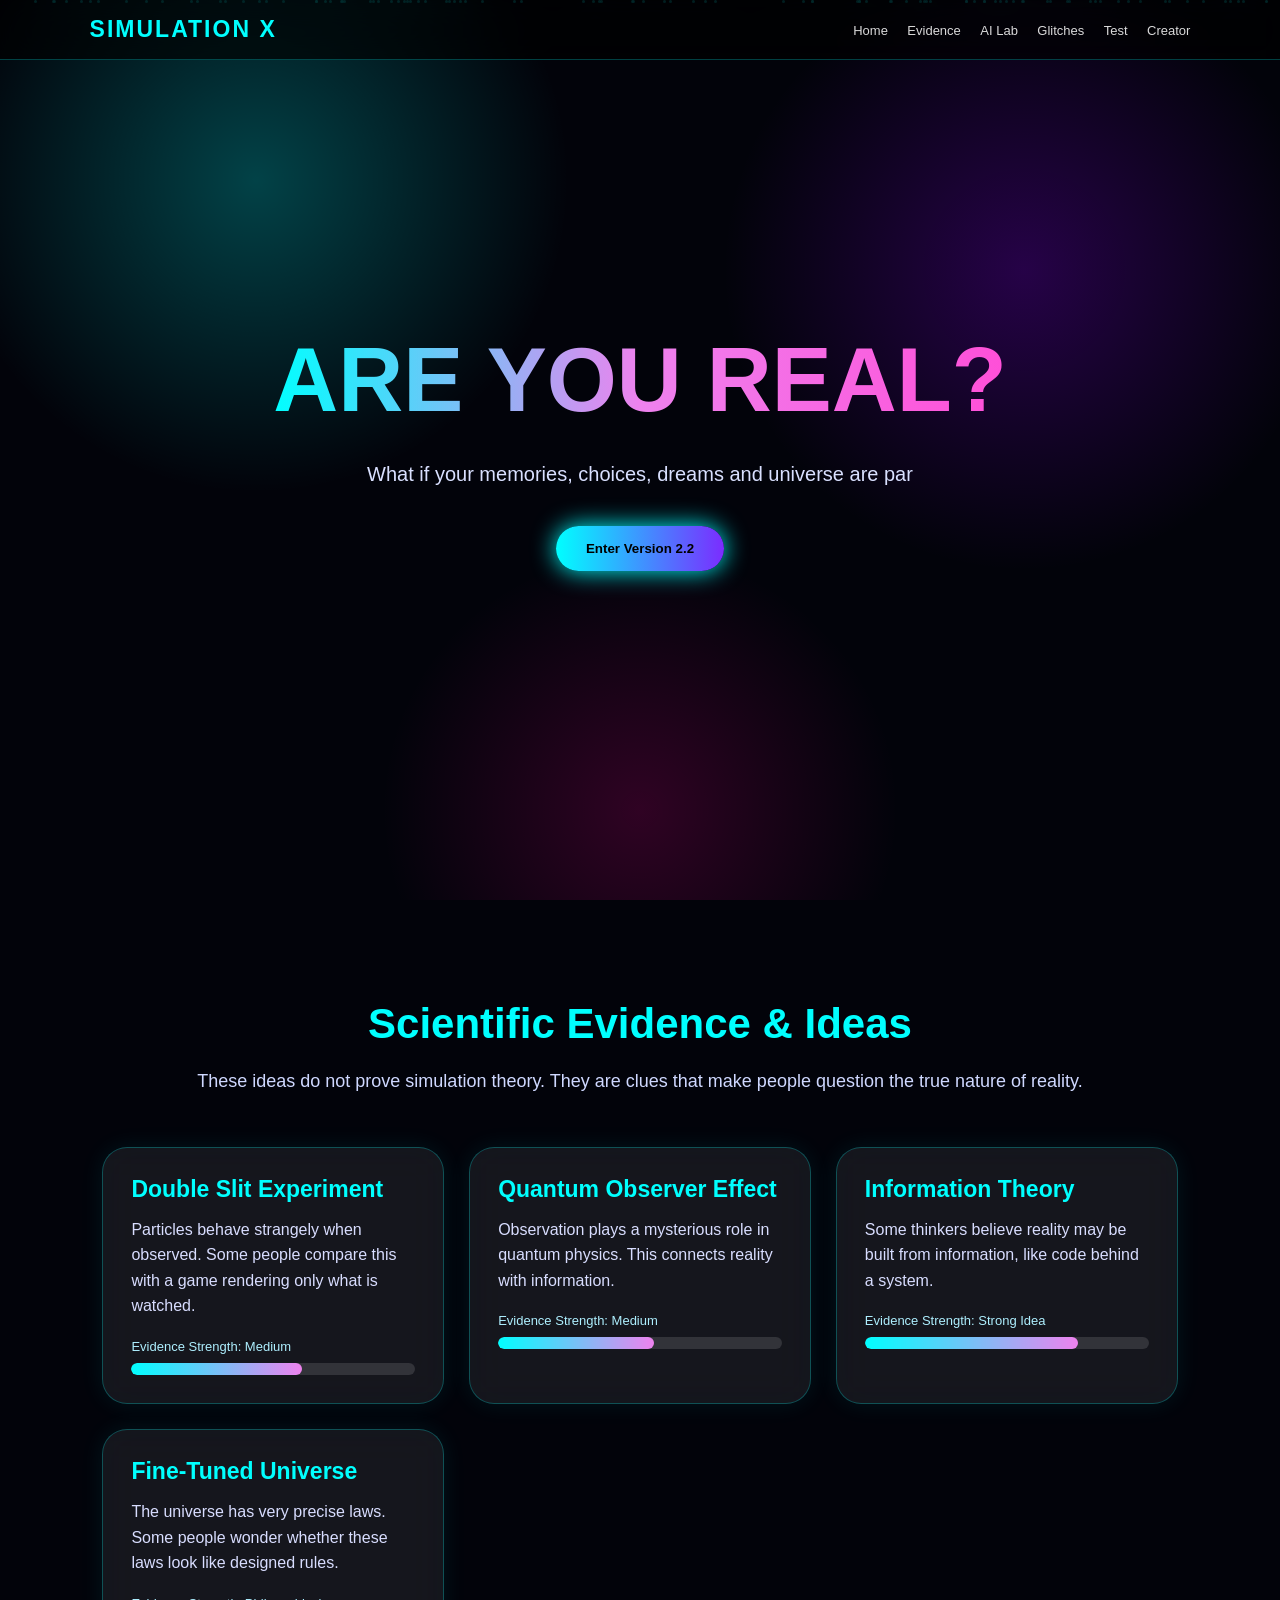
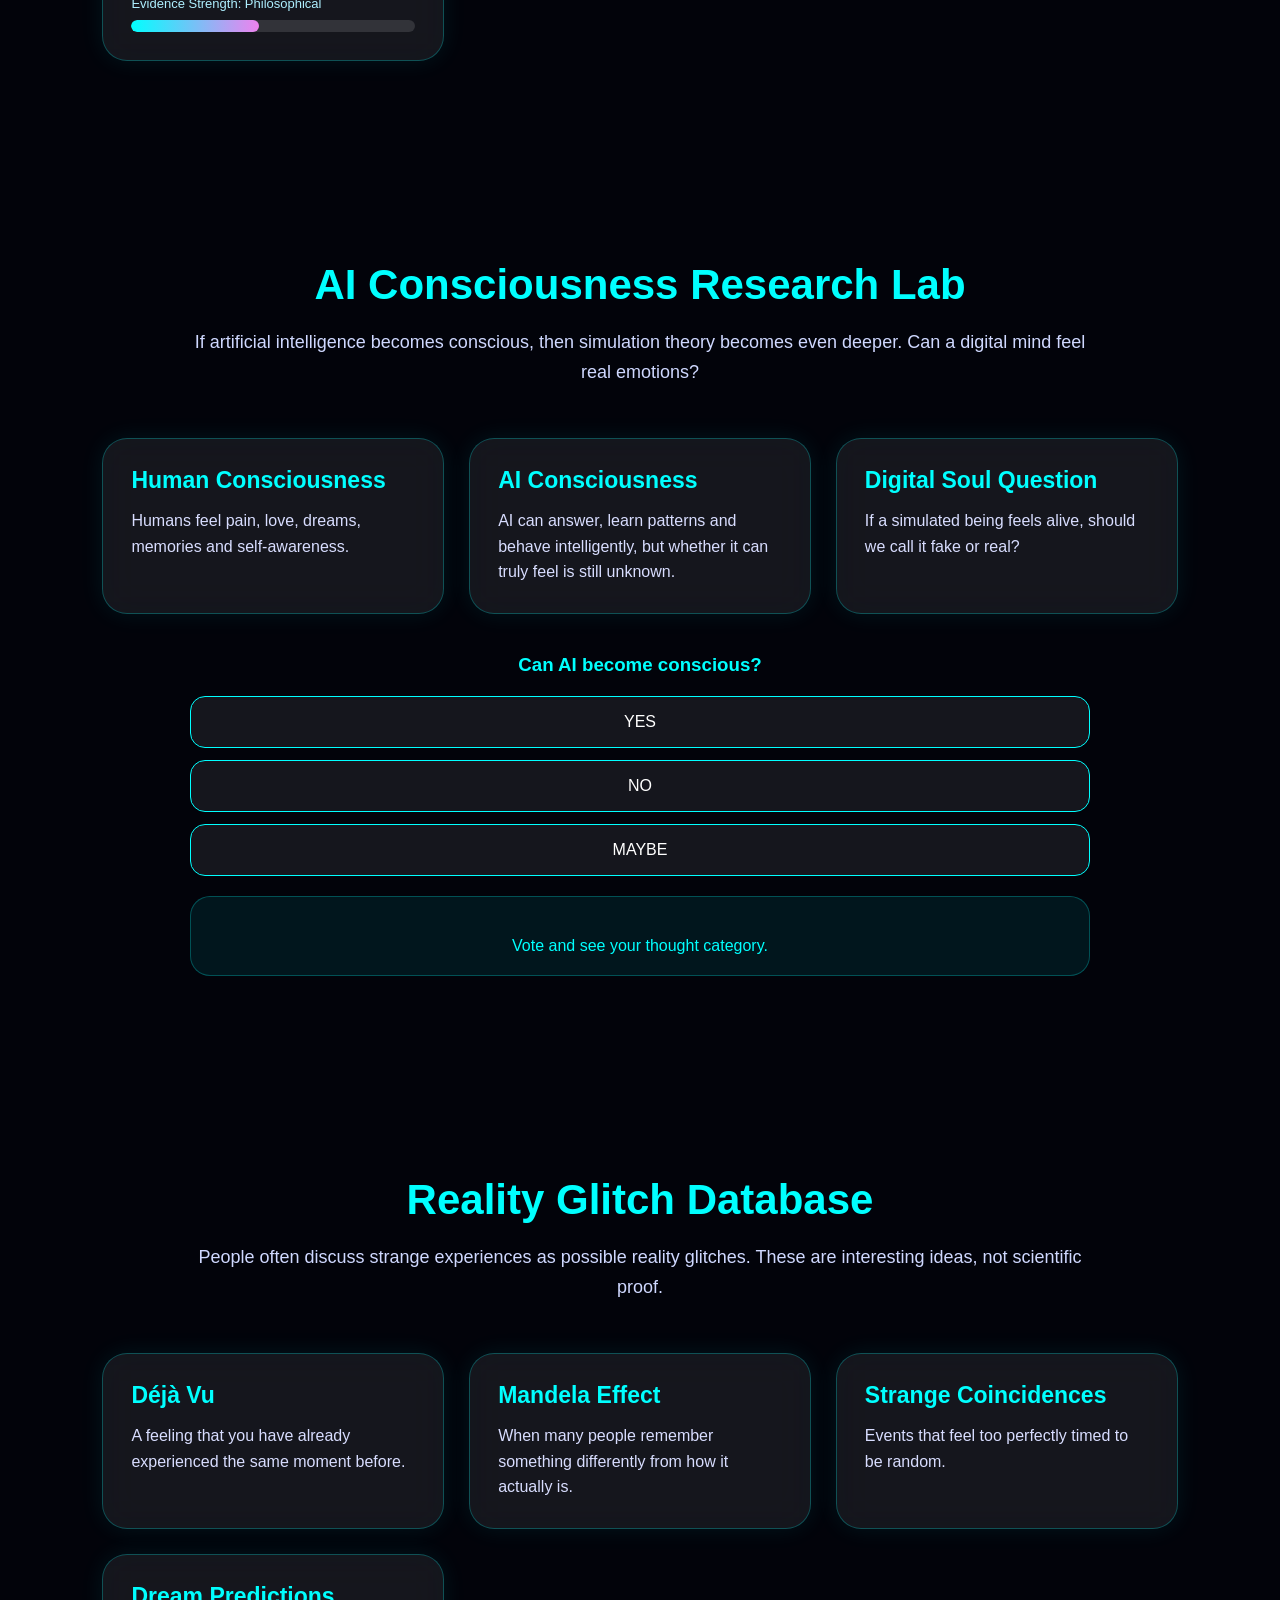
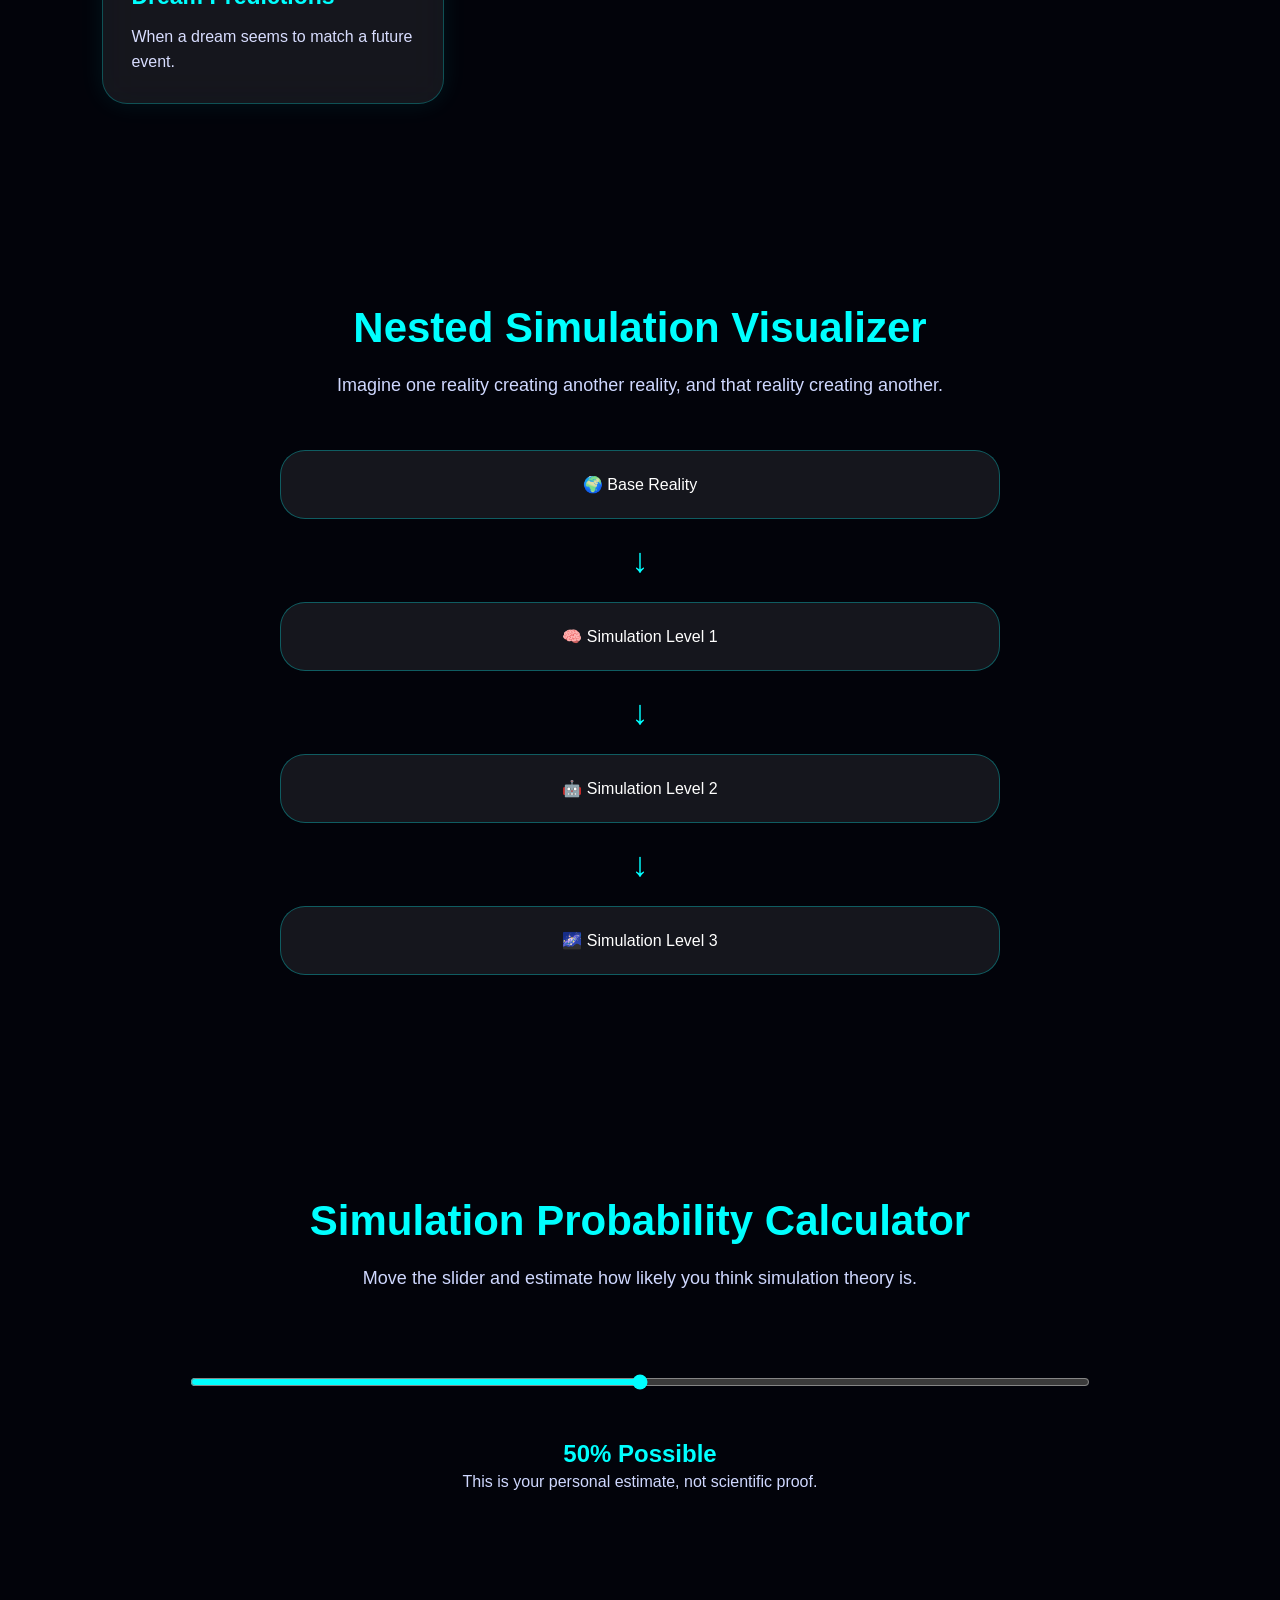
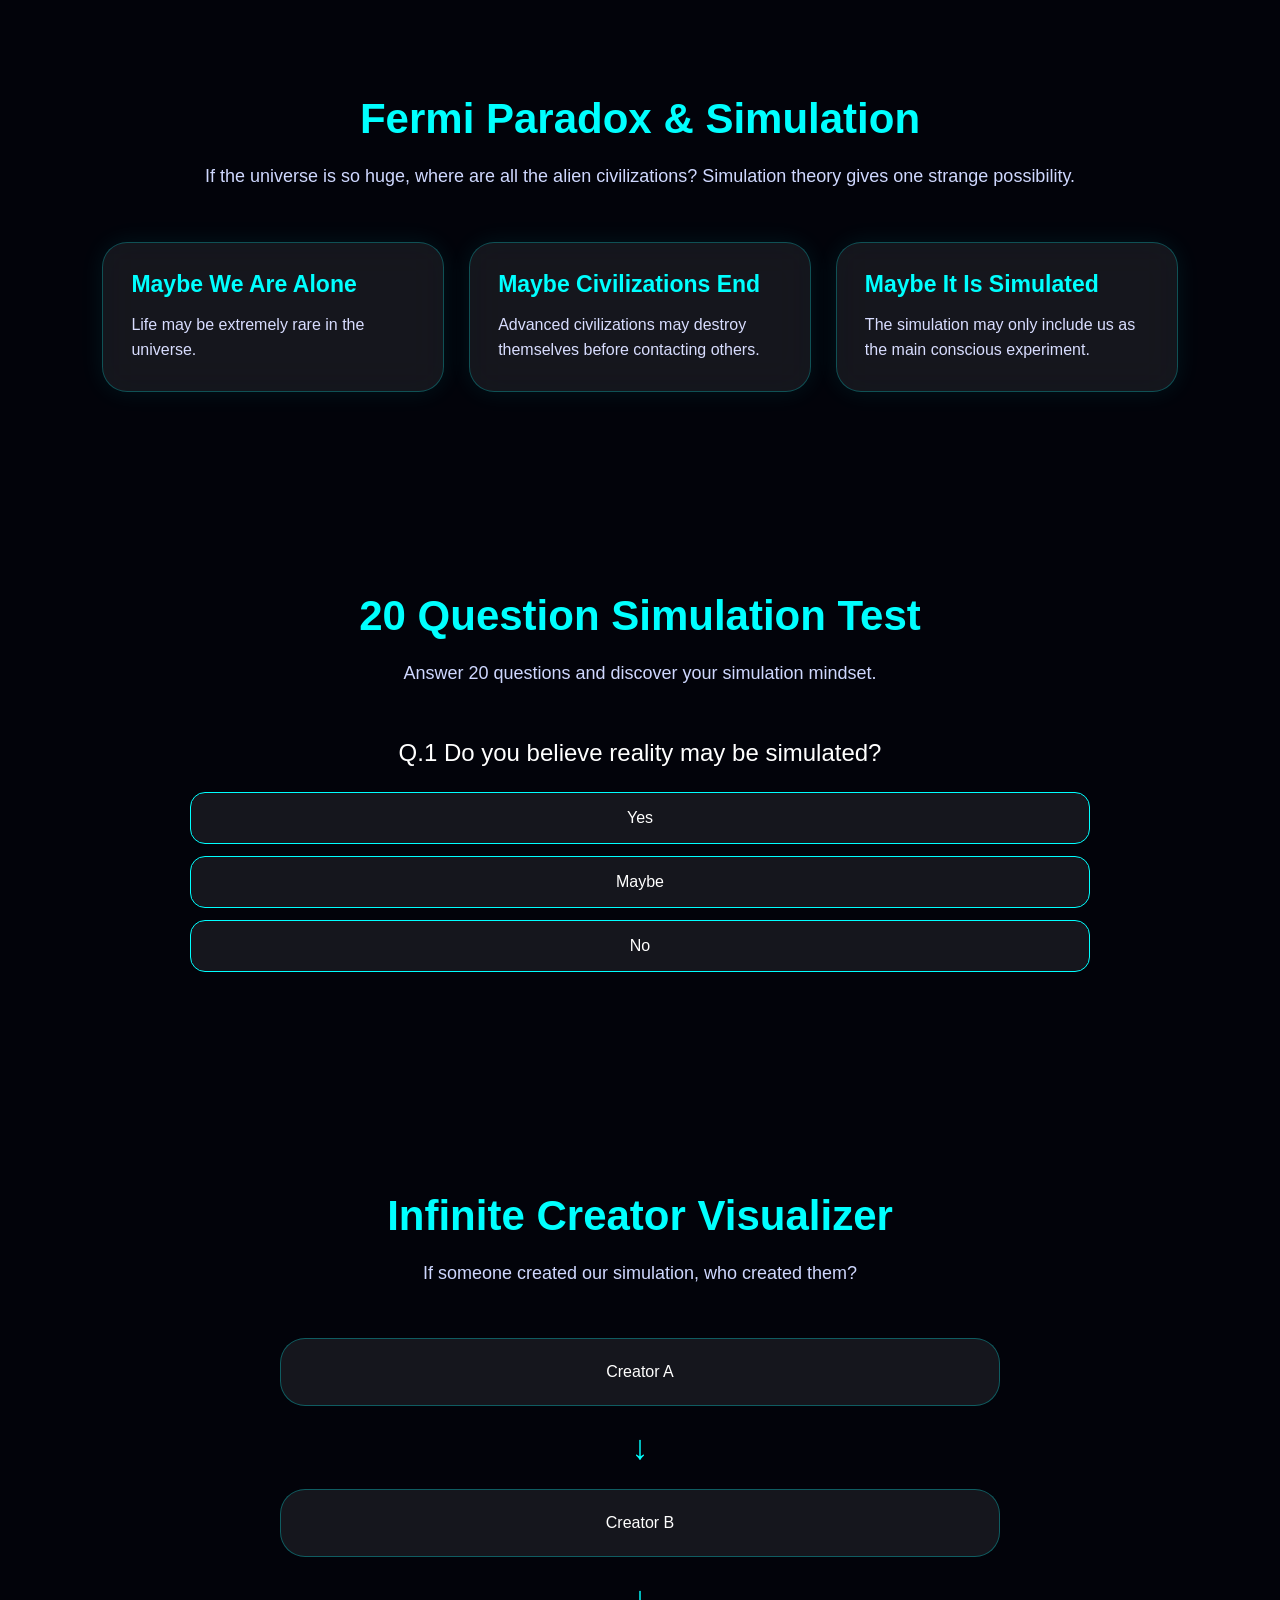
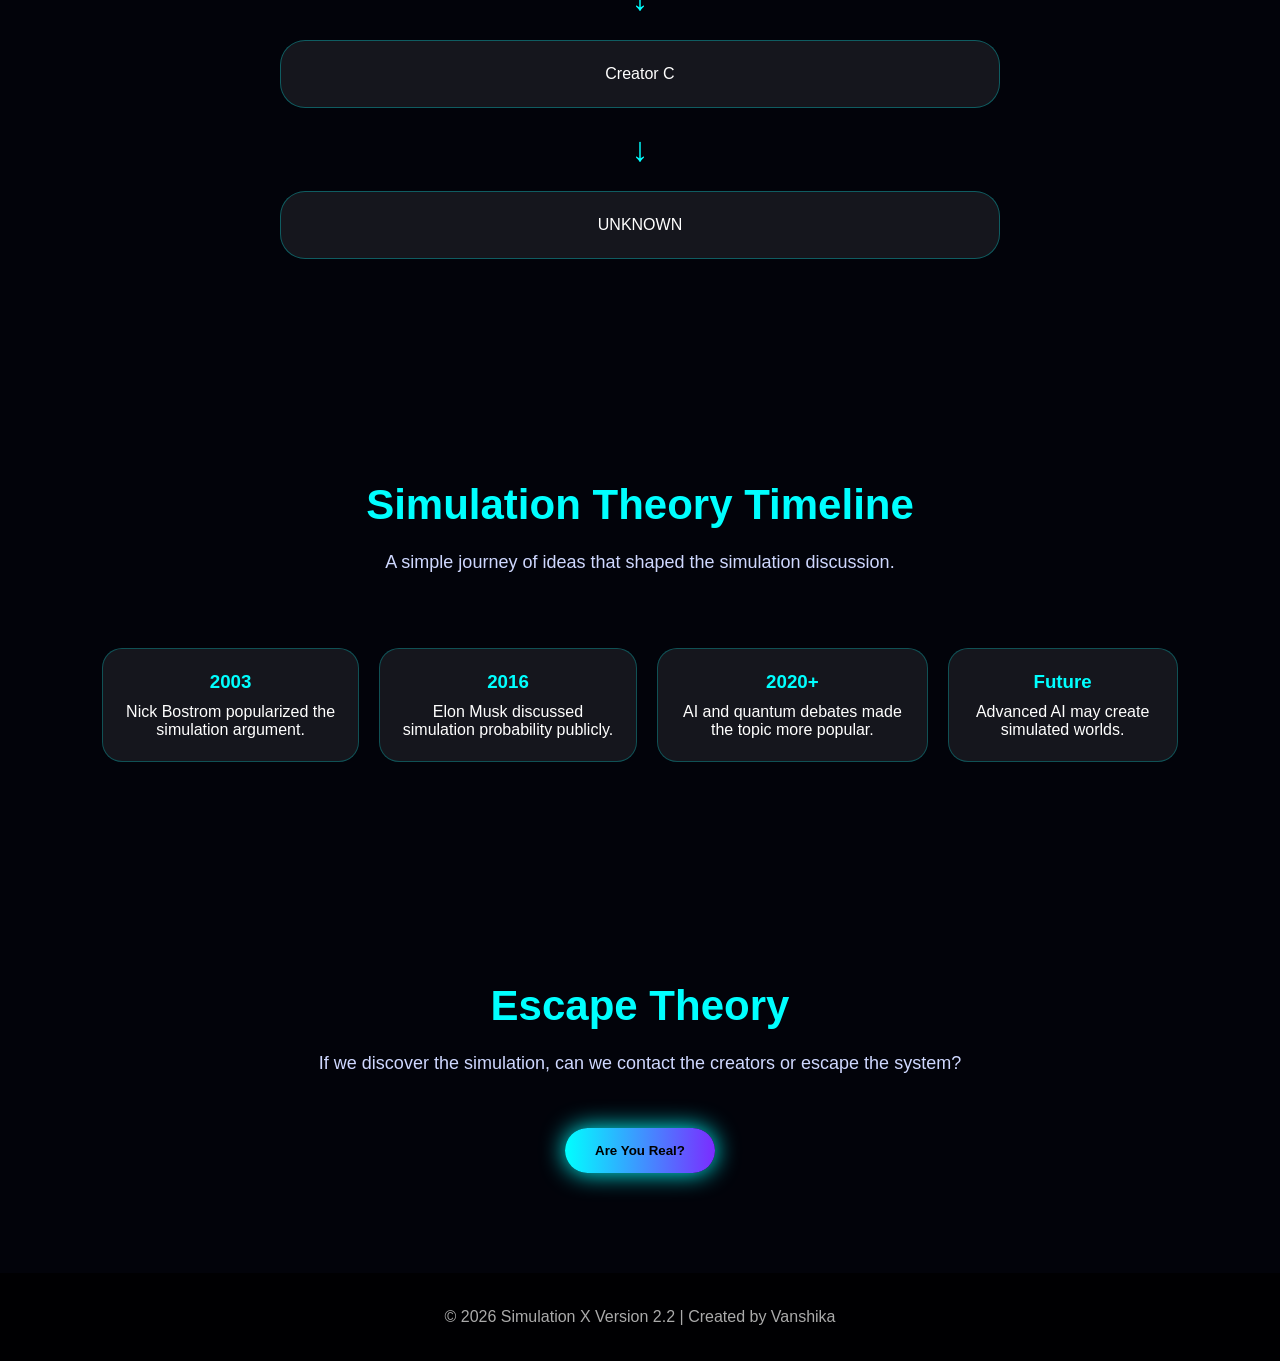
<file: index.html>
<!DOCTYPE html>
<html lang="en">
<head>
<meta charset="UTF-8">
<meta name="viewport" content="width=device-width, initial-scale=1.0">
<title>Simulation X | Version 2.2</title>

<style>
*{margin:0;padding:0;box-sizing:border-box;font-family:Arial,sans-serif}
html{scroll-behavior:smooth}
body{background:#02030a;color:white;overflow-x:hidden}

.bg{
position:fixed;inset:0;z-index:-2;
background:
radial-gradient(circle at 20% 20%,rgba(0,255,255,.25),transparent 25%),
radial-gradient(circle at 80% 30%,rgba(145,0,255,.25),transparent 25%),
radial-gradient(circle at 50% 90%,rgba(255,0,150,.18),transparent 25%),
#02030a;
}

.particles{position:fixed;inset:0;z-index:-1;pointer-events:none}
.particle{
position:absolute;width:3px;height:3px;background:cyan;border-radius:50%;
animation:float 8s linear infinite;opacity:.7
}
@keyframes float{from{transform:translateY(100vh)}to{transform:translateY(-10vh)}}

header{
position:fixed;top:0;width:100%;z-index:100;
padding:16px 7%;display:flex;justify-content:space-between;align-items:center;
background:rgba(0,0,0,.65);backdrop-filter:blur(15px);
border-bottom:1px solid rgba(0,255,255,.25)
}
.logo{font-size:23px;font-weight:bold;color:cyan;letter-spacing:2px}
nav a{color:white;text-decoration:none;margin-left:15px;font-size:13px;opacity:.85}
nav a:hover{color:cyan}

section{padding:100px 8%}
.hero{
min-height:100vh;display:flex;align-items:center;justify-content:center;
flex-direction:column;text-align:center
}
.hero h1{
font-size:clamp(42px,8vw,90px);
background:linear-gradient(90deg,cyan,violet,#ff4fd8);
-webkit-background-clip:text;color:transparent;margin-bottom:25px
}
.hero p{max-width:850px;font-size:20px;color:#d9e0ff;line-height:1.7;margin-bottom:35px}

.btn{
padding:15px 30px;border:none;border-radius:40px;
background:linear-gradient(90deg,cyan,#7b2cff);
color:black;font-weight:bold;cursor:pointer;
box-shadow:0 0 25px cyan;transition:.3s
}
.btn:hover{transform:scale(1.08);box-shadow:0 0 45px cyan}

.title{text-align:center;font-size:42px;margin-bottom:18px;color:cyan}
.subtitle{text-align:center;color:#cfd8ff;max-width:900px;margin:0 auto 50px;line-height:1.7;font-size:18px}

.grid{display:grid;grid-template-columns:repeat(auto-fit,minmax(260px,1fr));gap:25px}
.card{
background:rgba(255,255,255,.08);
border:1px solid rgba(0,255,255,.25);
border-radius:25px;padding:28px;backdrop-filter:blur(18px);
box-shadow:0 0 25px rgba(0,255,255,.08);transition:.3s
}
.card:hover{transform:translateY(-10px);box-shadow:0 0 35px rgba(0,255,255,.35)}
.card h3{color:cyan;margin-bottom:14px;font-size:23px}
.card p{color:#d8ddff;line-height:1.6}

.meter{margin-top:18px}
.meter span{font-size:13px;color:#aeefff}
.bar{width:100%;height:12px;background:rgba(255,255,255,.12);border-radius:20px;margin-top:8px;overflow:hidden}
.fill{height:100%;border-radius:20px;background:linear-gradient(90deg,cyan,violet)}

.nested-box,.creator-box,.quiz-box,.probability-box{max-width:900px;margin:auto;text-align:center}
.universe,.creator-layer{
margin:22px auto;padding:24px;border-radius:25px;
background:rgba(255,255,255,.08);
border:1px solid rgba(0,255,255,.3);
width:80%;transition:.3s;cursor:pointer
}
.universe:hover,.creator-layer:hover{transform:scale(1.04);box-shadow:0 0 30px rgba(0,255,255,.4)}
.arrow{font-size:34px;color:cyan;margin:5px}

.vote-buttons button,.options button{
display:block;width:100%;margin:12px 0;padding:16px;border-radius:15px;
border:1px solid cyan;background:rgba(255,255,255,.08);color:white;
cursor:pointer;font-size:16px
}
.vote-buttons button:hover,.options button:hover{background:rgba(0,255,255,.25)}

.vote-result{
margin-top:20px;padding:20px;border-radius:20px;
background:rgba(0,255,255,.08);border:1px solid rgba(0,255,255,.25)
}

.quiz-question{font-size:24px;margin-bottom:25px}
#quizResult,#voteText,#sliderValue,#creatorText,#layerText{margin-top:20px;color:cyan}

.range{
width:100%;accent-color:cyan;margin:30px 0
}

.timeline{
display:flex;gap:20px;overflow-x:auto;padding:20px 0
}
.time-card{
min-width:230px;background:rgba(255,255,255,.08);
border:1px solid rgba(0,255,255,.25);
border-radius:20px;padding:22px;text-align:center
}
.time-card h3{color:cyan;margin-bottom:10px}

.glitch-screen{
display:none;position:fixed;inset:0;background:black;color:#00ffcc;
z-index:999;padding:50px;font-size:22px;line-height:1.8;
animation:glitch .15s infinite
}
@keyframes glitch{
0%{text-shadow:2px 0 red}
50%{text-shadow:-2px 0 blue}
100%{text-shadow:2px 0 lime}
}

footer{text-align:center;padding:35px;background:rgba(0,0,0,.75);color:#aaa}

@media(max-width:768px){
header{flex-direction:column;gap:12px}
nav{text-align:center}
nav a{margin:0 5px;font-size:11px}
section{padding:90px 5%}
.universe,.creator-layer{width:100%}
}
</style>
</head>

<body>

<div class="bg"></div>
<div class="particles" id="particles"></div>

<header>
<div class="logo">SIMULATION X</div>
<nav>
<a href="#home">Home</a>
<a href="#evidence">Evidence</a>
<a href="#ai">AI Lab</a>
<a href="#glitchdb">Glitches</a>
<a href="#quiz">Test</a>
<a href="#creator">Creator</a>
</nav>
</header>

<section class="hero" id="home">
<h1>ARE YOU REAL?</h1>
<p id="typing"></p>
<button class="btn" onclick="document.querySelector('#evidence').scrollIntoView({behavior:'smooth'})">
Enter Version 2.2
</button>
</section>

<section id="evidence">
<h2 class="title">Scientific Evidence & Ideas</h2>
<p class="subtitle">
These ideas do not prove simulation theory. They are clues that make people question the true nature of reality.
</p>

<div class="grid">
<div class="card">
<h3>Double Slit Experiment</h3>
<p>Particles behave strangely when observed. Some people compare this with a game rendering only what is watched.</p>
<div class="meter"><span>Evidence Strength: Medium</span><div class="bar"><div class="fill" style="width:60%"></div></div></div>
</div>

<div class="card">
<h3>Quantum Observer Effect</h3>
<p>Observation plays a mysterious role in quantum physics. This connects reality with information.</p>
<div class="meter"><span>Evidence Strength: Medium</span><div class="bar"><div class="fill" style="width:55%"></div></div></div>
</div>

<div class="card">
<h3>Information Theory</h3>
<p>Some thinkers believe reality may be built from information, like code behind a system.</p>
<div class="meter"><span>Evidence Strength: Strong Idea</span><div class="bar"><div class="fill" style="width:75%"></div></div></div>
</div>

<div class="card">
<h3>Fine-Tuned Universe</h3>
<p>The universe has very precise laws. Some people wonder whether these laws look like designed rules.</p>
<div class="meter"><span>Evidence Strength: Philosophical</span><div class="bar"><div class="fill" style="width:45%"></div></div></div>
</div>
</div>
</section>

<section id="ai">
<h2 class="title">AI Consciousness Research Lab</h2>
<p class="subtitle">
If artificial intelligence becomes conscious, then simulation theory becomes even deeper. Can a digital mind feel real emotions?
</p>

<div class="grid">
<div class="card">
<h3>Human Consciousness</h3>
<p>Humans feel pain, love, dreams, memories and self-awareness.</p>
</div>

<div class="card">
<h3>AI Consciousness</h3>
<p>AI can answer, learn patterns and behave intelligently, but whether it can truly feel is still unknown.</p>
</div>

<div class="card">
<h3>Digital Soul Question</h3>
<p>If a simulated being feels alive, should we call it fake or real?</p>
</div>
</div>

<div class="quiz-box" style="margin-top:40px;">
<h3 style="color:cyan;margin-bottom:20px;">Can AI become conscious?</h3>
<div class="vote-buttons">
<button onclick="voteAI('YES')">YES</button>
<button onclick="voteAI('NO')">NO</button>
<button onclick="voteAI('MAYBE')">MAYBE</button>
</div>
<div class="vote-result">
<p id="voteText">Vote and see your thought category.</p>
</div>
</div>
</section>

<section id="glitchdb">
<h2 class="title">Reality Glitch Database</h2>
<p class="subtitle">
People often discuss strange experiences as possible reality glitches. These are interesting ideas, not scientific proof.
</p>

<div class="grid">
<div class="card">
<h3>Déjà Vu</h3>
<p>A feeling that you have already experienced the same moment before.</p>
</div>

<div class="card">
<h3>Mandela Effect</h3>
<p>When many people remember something differently from how it actually is.</p>
</div>

<div class="card">
<h3>Strange Coincidences</h3>
<p>Events that feel too perfectly timed to be random.</p>
</div>

<div class="card">
<h3>Dream Predictions</h3>
<p>When a dream seems to match a future event.</p>
</div>
</div>
</section>

<section id="nested">
<h2 class="title">Nested Simulation Visualizer</h2>
<p class="subtitle">
Imagine one reality creating another reality, and that reality creating another.
</p>

<div class="nested-box">
<div class="universe" onclick="showLayer('Base Reality')">🌍 Base Reality</div>
<div class="arrow">↓</div>
<div class="universe" onclick="showLayer('Simulation Level 1')">🧠 Simulation Level 1</div>
<div class="arrow">↓</div>
<div class="universe" onclick="showLayer('Simulation Level 2')">🤖 Simulation Level 2</div>
<div class="arrow">↓</div>
<div class="universe" onclick="showLayer('Simulation Level 3')">🌌 Simulation Level 3</div>
<h3 id="layerText"></h3>
</div>
</section>

<section id="probability">
<h2 class="title">Simulation Probability Calculator</h2>
<p class="subtitle">
Move the slider and estimate how likely you think simulation theory is.
</p>

<div class="probability-box">
<input class="range" type="range" min="0" max="100" value="50" oninput="updateProbability(this.value)">
<h2 id="sliderValue">50% Possible</h2>
<p style="color:#cfd8ff;line-height:1.7;">
This is your personal estimate, not scientific proof.
</p>
</div>
</section>

<section id="fermi">
<h2 class="title">Fermi Paradox & Simulation</h2>
<p class="subtitle">
If the universe is so huge, where are all the alien civilizations? Simulation theory gives one strange possibility.
</p>

<div class="grid">
<div class="card">
<h3>Maybe We Are Alone</h3>
<p>Life may be extremely rare in the universe.</p>
</div>

<div class="card">
<h3>Maybe Civilizations End</h3>
<p>Advanced civilizations may destroy themselves before contacting others.</p>
</div>

<div class="card">
<h3>Maybe It Is Simulated</h3>
<p>The simulation may only include us as the main conscious experiment.</p>
</div>
</div>
</section>

<section id="quiz">
<h2 class="title">20 Question Simulation Test</h2>
<p class="subtitle">
Answer 20 questions and discover your simulation mindset.
</p>

<div class="quiz-box">
<p class="quiz-question" id="questionText"></p>
<div class="options" id="optionsBox"></div>
<h3 id="quizResult"></h3>
</div>
</section>

<section id="creator">
<h2 class="title">Infinite Creator Visualizer</h2>
<p class="subtitle">
If someone created our simulation, who created them?
</p>

<div class="creator-box">
<div class="creator-layer" onclick="creatorClick('Creator A')">Creator A</div>
<div class="arrow">↓</div>
<div class="creator-layer" onclick="creatorClick('Creator B')">Creator B</div>
<div class="arrow">↓</div>
<div class="creator-layer" onclick="creatorClick('Creator C')">Creator C</div>
<div class="arrow">↓</div>
<div class="creator-layer" onclick="creatorClick('UNKNOWN')">UNKNOWN</div>
<h3 id="creatorText"></h3>
</div>
</section>

<section id="timeline">
<h2 class="title">Simulation Theory Timeline</h2>
<p class="subtitle">
A simple journey of ideas that shaped the simulation discussion.
</p>

<div class="timeline">
<div class="time-card"><h3>2003</h3><p>Nick Bostrom popularized the simulation argument.</p></div>
<div class="time-card"><h3>2016</h3><p>Elon Musk discussed simulation probability publicly.</p></div>
<div class="time-card"><h3>2020+</h3><p>AI and quantum debates made the topic more popular.</p></div>
<div class="time-card"><h3>Future</h3><p>Advanced AI may create simulated worlds.</p></div>
</div>
</section>

<section id="escape">
<h2 class="title">Escape Theory</h2>
<p class="subtitle">
If we discover the simulation, can we contact the creators or escape the system?
</p>
<div style="text-align:center;">
<button class="btn" onclick="activateGlitch()">Are You Real?</button>
</div>
</section>

<div class="glitch-screen" id="glitch">
SYSTEM ERROR...<br>
Reality Check Started...<br>
Searching Consciousness...<br>
Free Will Status: Unknown<br>
Universe Layer: Hidden<br><br>
Final Message:<br>
You may never know whether reality is real.<br>
But your choices still matter.<br><br>
<button class="btn" onclick="closeGlitch()">Return to Reality</button>
</div>

<footer>
© 2026 Simulation X Version 2.2 | Created by Vanshika
</footer>

<script>
const text="What if your memories, choices, dreams and universe are part of an advanced simulation?";
let index=0;

function typeText(){
if(index<text.length){
document.getElementById("typing").innerHTML+=text.charAt(index);
index++;
setTimeout(typeText,45);
}
}
typeText();

const particles=document.getElementById("particles");
for(let i=0;i<100;i++){
const p=document.createElement("div");
p.className="particle";
p.style.left=Math.random()*100+"vw";
p.style.animationDelay=Math.random()*8+"s";
p.style.animationDuration=5+Math.random()*8+"s";
particles.appendChild(p);
}

function voteAI(vote){
let msg="";
if(vote==="YES"){msg="You believe AI may one day become truly conscious. You are a Future Thinker 🤖";}
if(vote==="NO"){msg="You believe intelligence and consciousness are not the same. You are a Reality Defender 🌍";}
if(vote==="MAYBE"){msg="You are open-minded but want proof. You are a Scientific Thinker 🔬";}
document.getElementById("voteText").innerHTML=msg;
}

function showLayer(layer){
document.getElementById("layerText").innerHTML=
layer+" selected: Reality may be only one layer inside a much bigger structure.";
}

function updateProbability(value){
document.getElementById("sliderValue").innerHTML=value+"% Possible";
}

const questions=[
"Do you believe reality may be simulated?",
"Can consciousness exist inside a machine?",
"Is free will completely real?",
"Could future humans create virtual universes?",
"Does déjà vu feel like a reality glitch?",
"Can AI become self-aware?",
"Is the universe based on information?",
"Could dreams be connected to another reality?",
"Do coincidences sometimes feel programmed?",
"Can a simulated life still have meaning?",
"Could aliens be hidden by simulation limits?",
"Does quantum physics make reality mysterious?",
"Can memory be edited like data?",
"Could the universe have a source code?",
"Are humans like players or characters?",
"Can reality be tested from inside?",
"Could time be part of the simulation system?",
"Do you think creators may exist outside reality?",
"Can digital beings have emotions?",
"Would you want to know if reality is fake?"
];

let currentQuestion=0;
let score=0;

function loadQuestion(){
if(currentQuestion>=questions.length){
showQuizResult();
return;
}

document.getElementById("questionText").innerHTML=
"Q."+(currentQuestion+1)+" "+questions[currentQuestion];

document.getElementById("optionsBox").innerHTML=
'<button onclick="selectAnswer(2)">Yes</button>'+
'<button onclick="selectAnswer(1)">Maybe</button>'+
'<button onclick="selectAnswer(0)">No</button>';
}

function selectAnswer(points){
score+=points;
currentQuestion++;
loadQuestion();
}

function showQuizResult(){
let result="";
if(score<=12){result="🌍 Reality Defender: You believe reality is mostly real and physical.";}
else if(score<=24){result="🔬 Scientific Thinker: You are curious but need strong proof.";}
else if(score<=32){result="🌌 Simulation Explorer: You seriously explore simulation possibilities.";}
else{result="🛸 Simulation Believer: You strongly believe reality may be simulated.";}

document.getElementById("questionText").innerHTML="Test Completed";
document.getElementById("optionsBox").innerHTML="";
document.getElementById("quizResult").innerHTML="Your Score: "+score+"/40<br>"+result;
}

loadQuestion();

function creatorClick(layer){
if(layer==="UNKNOWN"){
document.getElementById("creatorText").innerHTML=
"The chain never ends... Who created the creator?";
}else{
document.getElementById("creatorText").innerHTML=
layer+" may be only one step in an infinite creator chain.";
}
}

function activateGlitch(){
document.getElementById("glitch").style.display="block";
}

function closeGlitch(){
document.getElementById("glitch").style.display="none";
}
</script>

</body>
  </html>
</file>
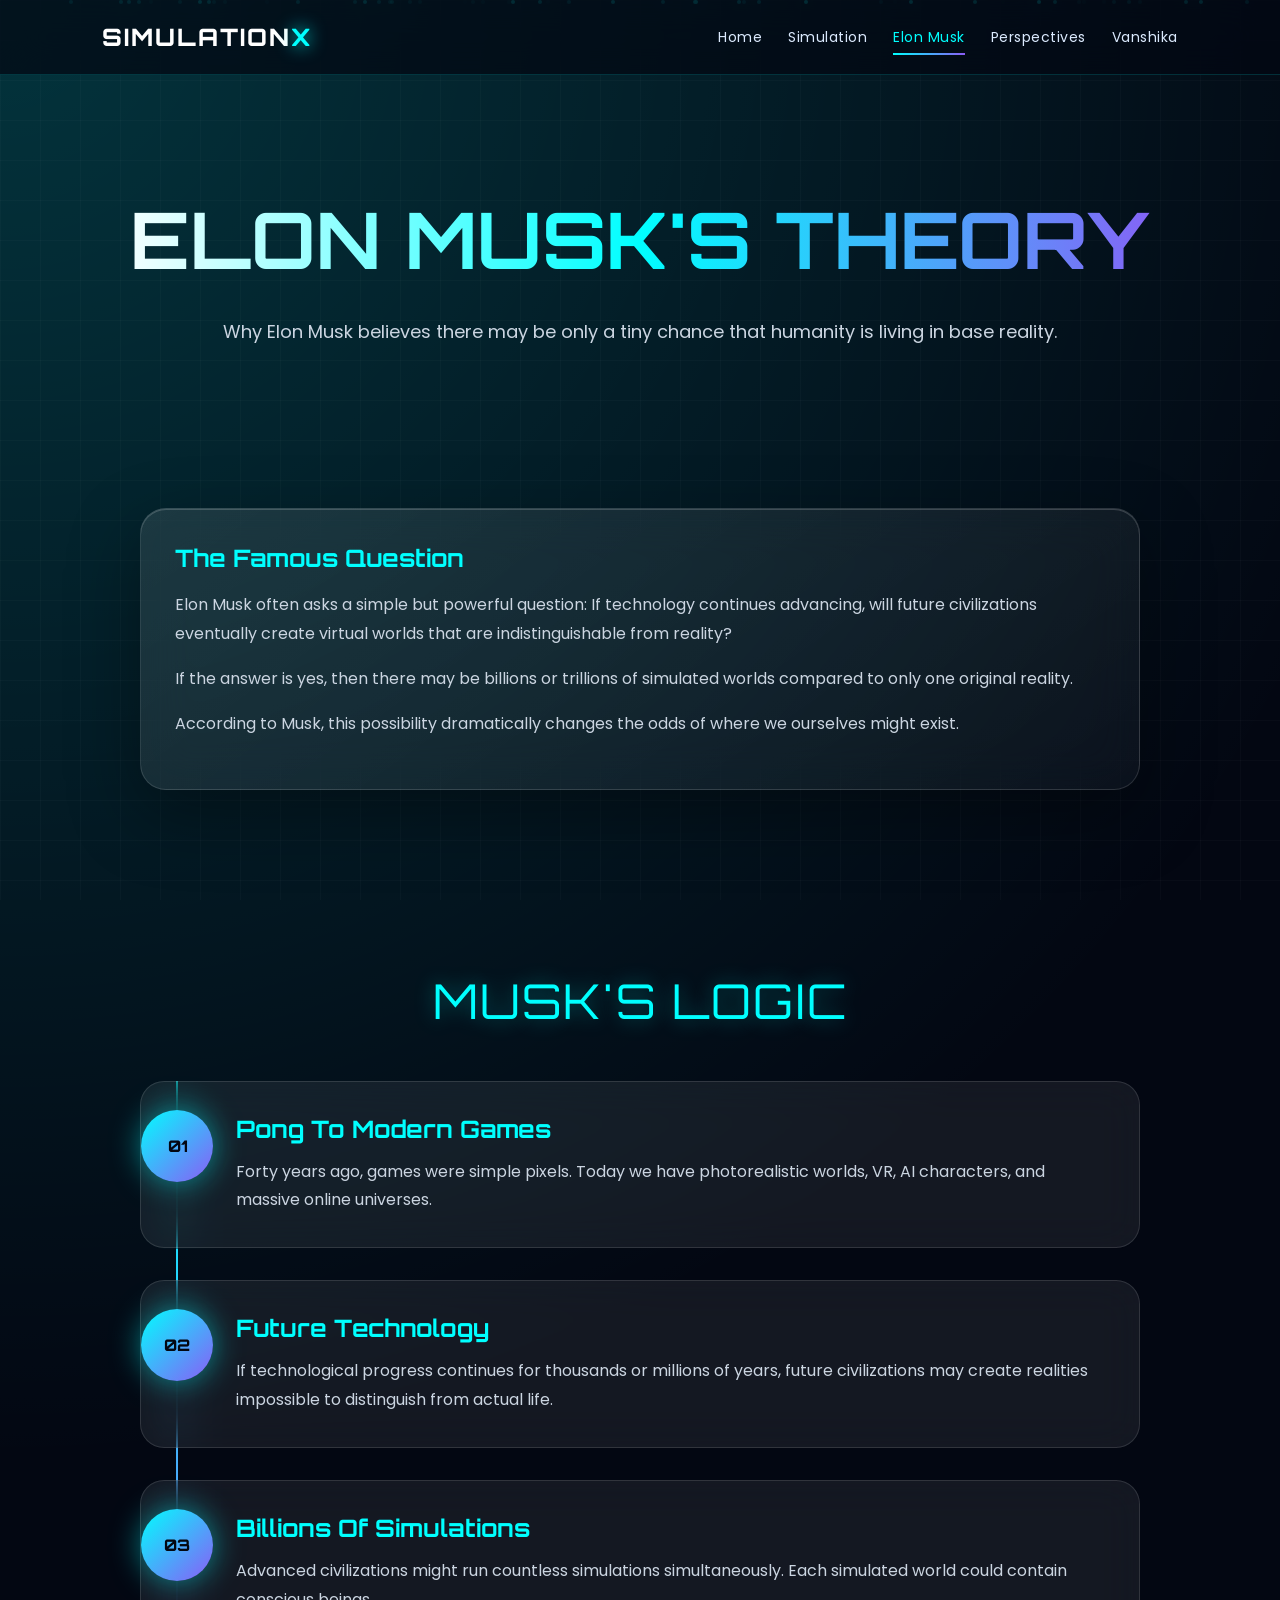
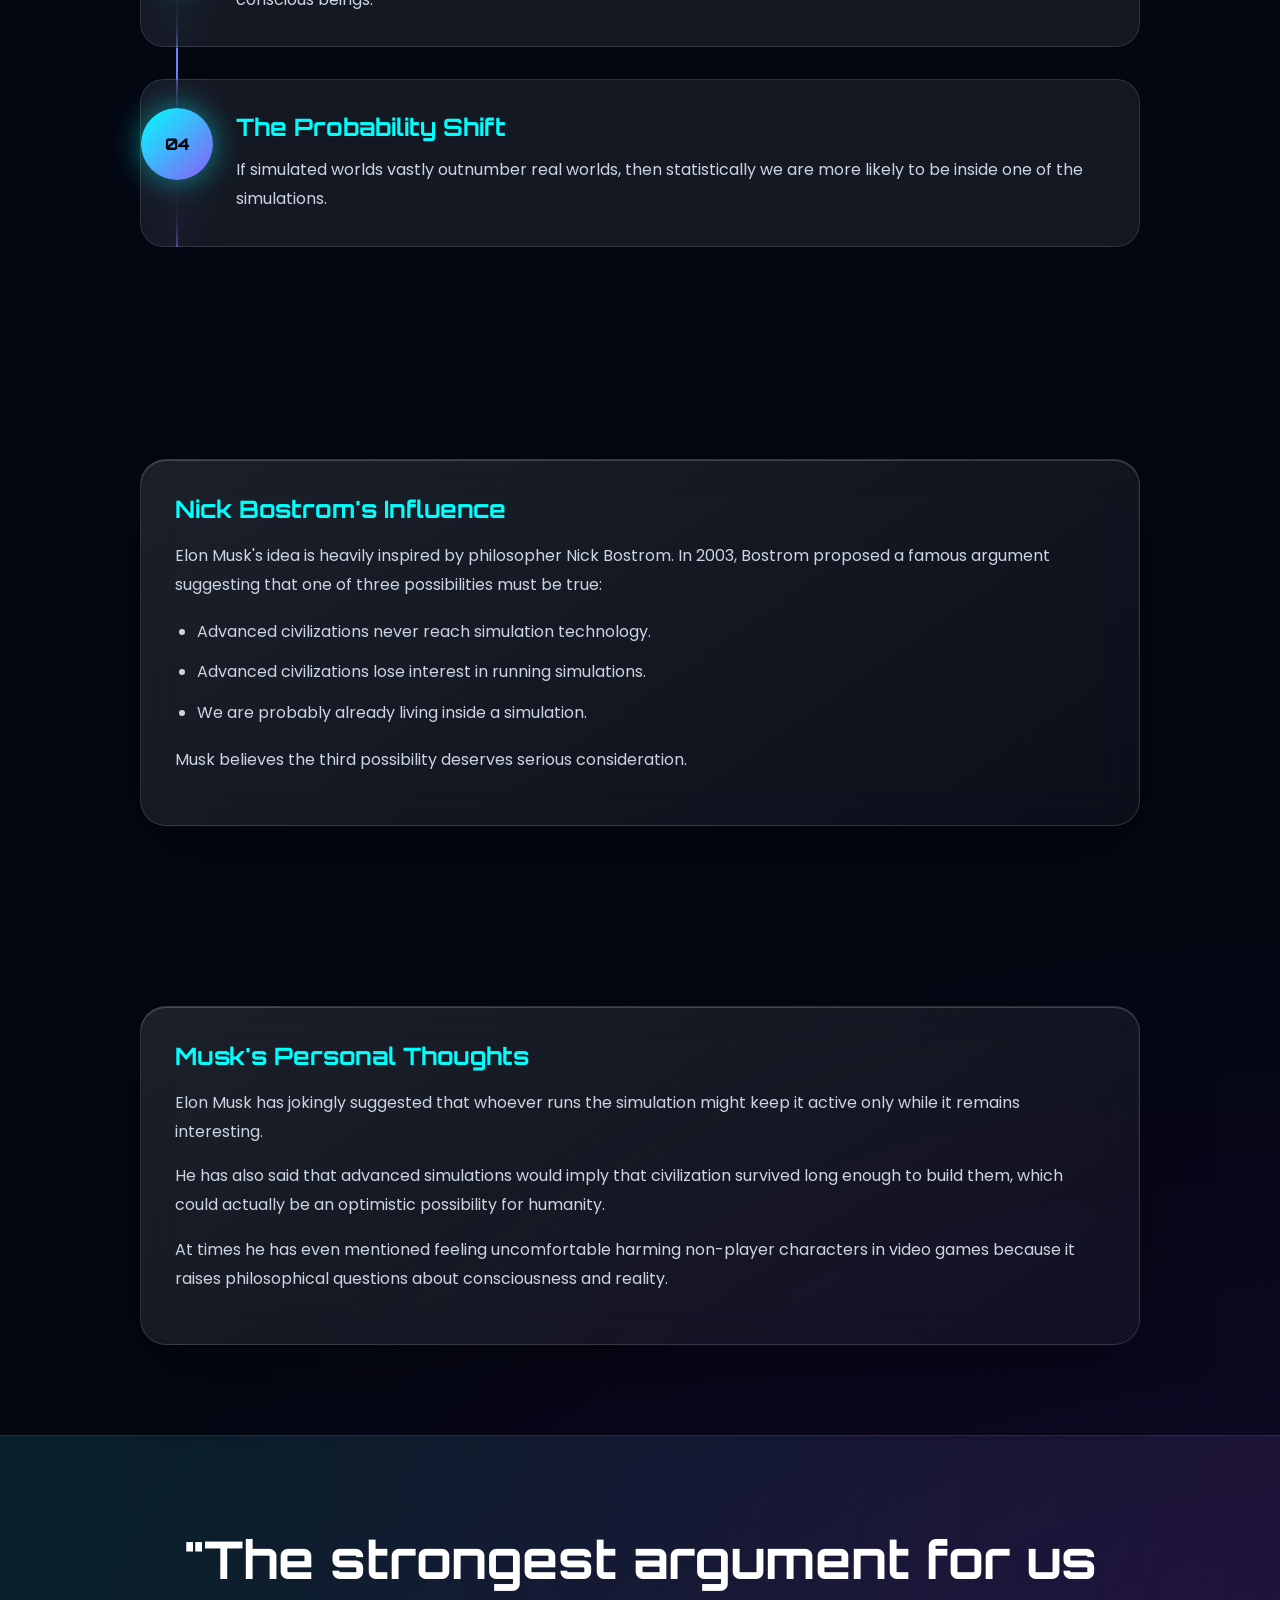
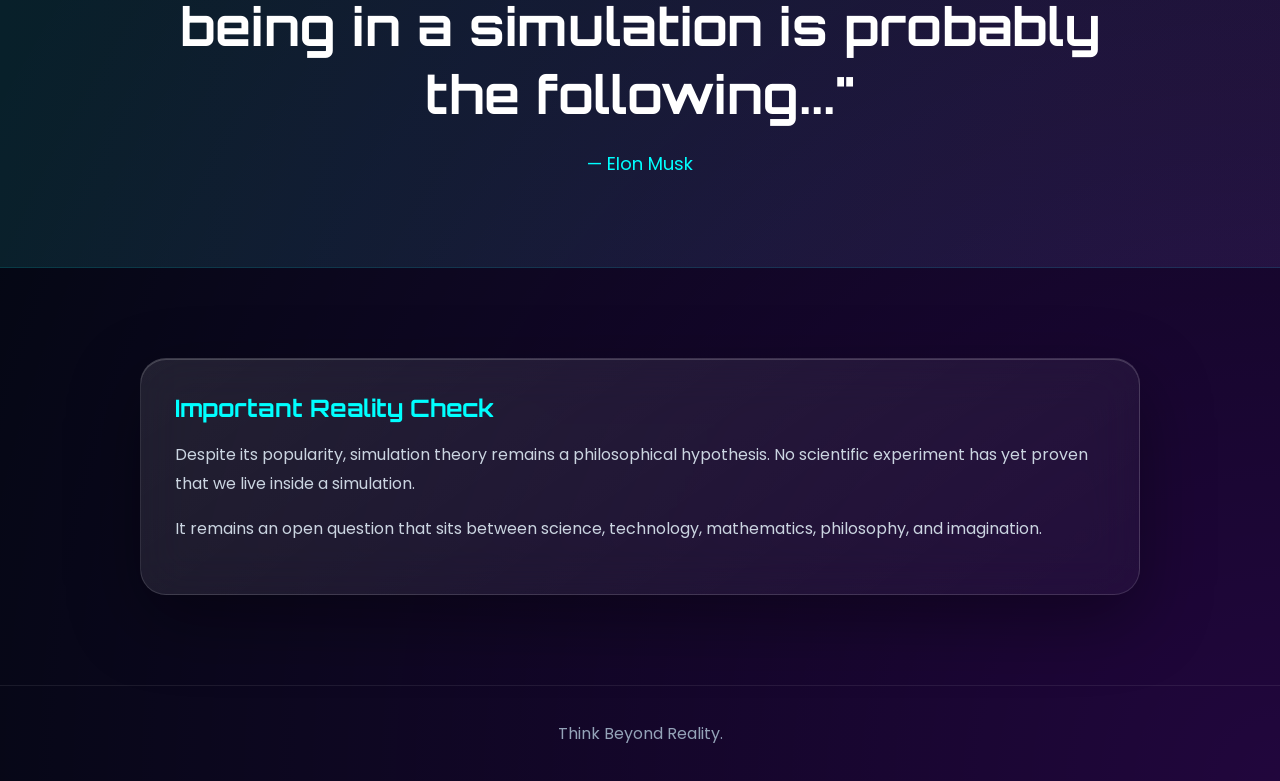
<file: elon.html>
<!DOCTYPE html>
<html lang="en">

<head>
<meta charset="UTF-8">
<meta name="viewport" content="width=device-width, initial-scale=1.0">

<title>Elon Musk Simulation Theory</title>

<link rel="stylesheet" href="style.css">

<link href="https://fonts.googleapis.com/css2?family=Orbitron:wght@400;600;800&family=Poppins:wght@300;400;500;600&display=swap" rel="stylesheet">

</head>

<body>

<div id="particles"></div>

<header class="navbar">

<div class="logo">
SIMULATION<span>X</span>
</div>

<nav>
<a href="index.html">Home</a>
<a href="simulation.html">Simulation</a>
<a href="elon.html" class="active">Elon Musk</a>
<a href="perspectives.html">Perspectives</a>
<a href="vanshika.html">Vanshika</a>
</nav>

</header>

<section class="page-hero">

<h1>ELON MUSK'S THEORY</h1>

<p>
Why Elon Musk believes there may be only a tiny chance that humanity is living in base reality.
</p>

</section>

<section class="section">

<div class="glass-card large-card">

<h2>The Famous Question</h2>

<p>
Elon Musk often asks a simple but powerful question:
If technology continues advancing, will future civilizations eventually create virtual worlds that are indistinguishable from reality?
</p>

<p>
If the answer is yes, then there may be billions or trillions of simulated worlds compared to only one original reality.
</p>

<p>
According to Musk, this possibility dramatically changes the odds of where we ourselves might exist.
</p>

</div>

</section>

<section class="section">

<div class="section-title">
MUSK'S LOGIC
</div>

<div class="timeline">

<div class="timeline-item">

<div class="timeline-number">01</div>

<h2>Pong To Modern Games</h2>

<p>
Forty years ago, games were simple pixels.
Today we have photorealistic worlds, VR, AI characters, and massive online universes.
</p>

</div>

<div class="timeline-item">

<div class="timeline-number">02</div>

<h2>Future Technology</h2>

<p>
If technological progress continues for thousands or millions of years,
future civilizations may create realities impossible to distinguish from actual life.
</p>

</div>

<div class="timeline-item">

<div class="timeline-number">03</div>

<h2>Billions Of Simulations</h2>

<p>
Advanced civilizations might run countless simulations simultaneously.
Each simulated world could contain conscious beings.
</p>

</div>

<div class="timeline-item">

<div class="timeline-number">04</div>

<h2>The Probability Shift</h2>

<p>
If simulated worlds vastly outnumber real worlds,
then statistically we are more likely to be inside one of the simulations.
</p>

</div>

</div>

</section>

<section class="section">

<div class="glass-card large-card">

<h2>Nick Bostrom's Influence</h2>

<p>
Elon Musk's idea is heavily inspired by philosopher Nick Bostrom.
In 2003, Bostrom proposed a famous argument suggesting that one of three possibilities must be true:
</p>

<ul class="custom-list">

<li>Advanced civilizations never reach simulation technology.</li>

<li>Advanced civilizations lose interest in running simulations.</li>

<li>We are probably already living inside a simulation.</li>

</ul>

<p>
Musk believes the third possibility deserves serious consideration.
</p>

</div>

</section>

<section class="section">

<div class="glass-card large-card">

<h2>Musk's Personal Thoughts</h2>

<p>
Elon Musk has jokingly suggested that whoever runs the simulation might keep it active only while it remains interesting.
</p>

<p>
He has also said that advanced simulations would imply that civilization survived long enough to build them, which could actually be an optimistic possibility for humanity.
</p>

<p>
At times he has even mentioned feeling uncomfortable harming non-player characters in video games because it raises philosophical questions about consciousness and reality.
</p>

</div>

</section>

<section class="quote-section">

<h2>
"The strongest argument for us being in a simulation is probably the following..."
</h2>

<p>
— Elon Musk
</p>

</section>

<section class="section">

<div class="glass-card large-card">

<h2>Important Reality Check</h2>

<p>
Despite its popularity, simulation theory remains a philosophical hypothesis.
No scientific experiment has yet proven that we live inside a simulation.
</p>

<p>
It remains an open question that sits between science, technology, mathematics, philosophy, and imagination.
</p>

</div>

</section>

<footer>

<p>
Think Beyond Reality.
</p>

</footer>

<script src="script.js"></script>

</body>
  </html>
</file>
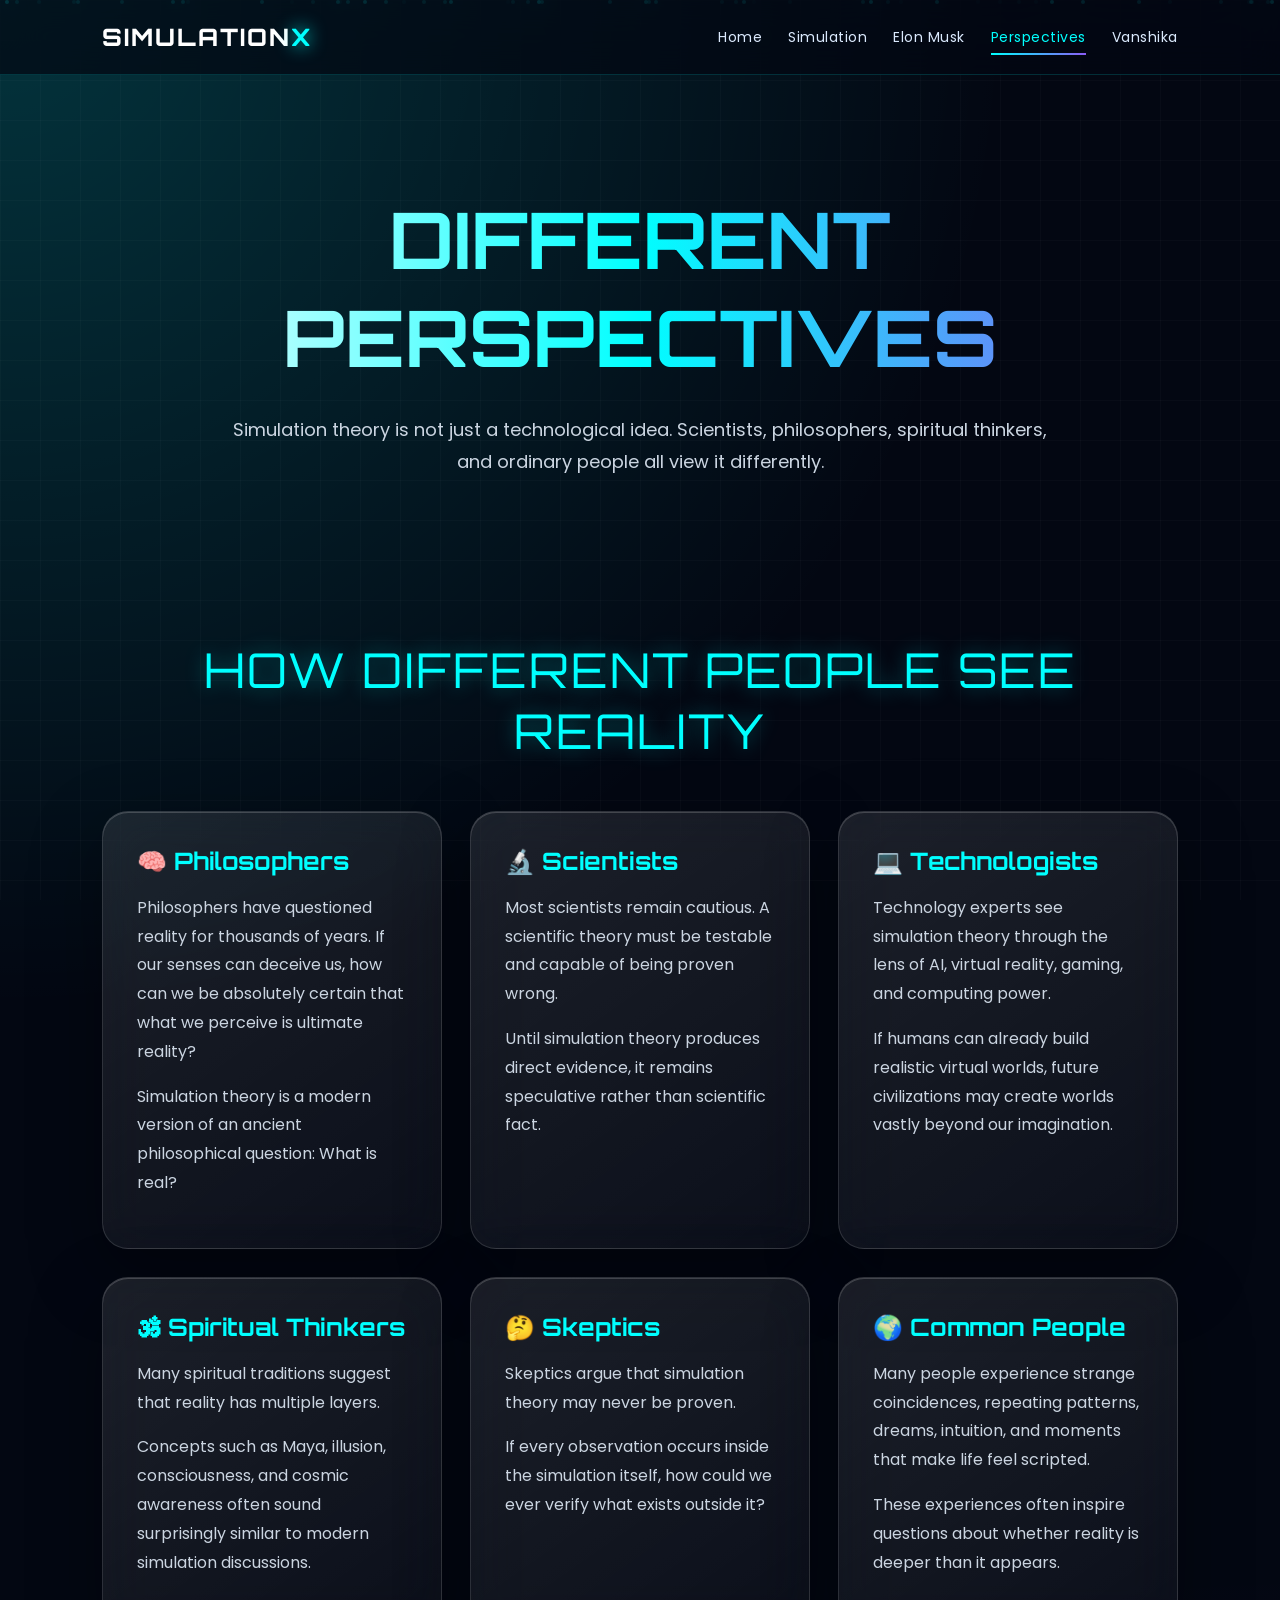
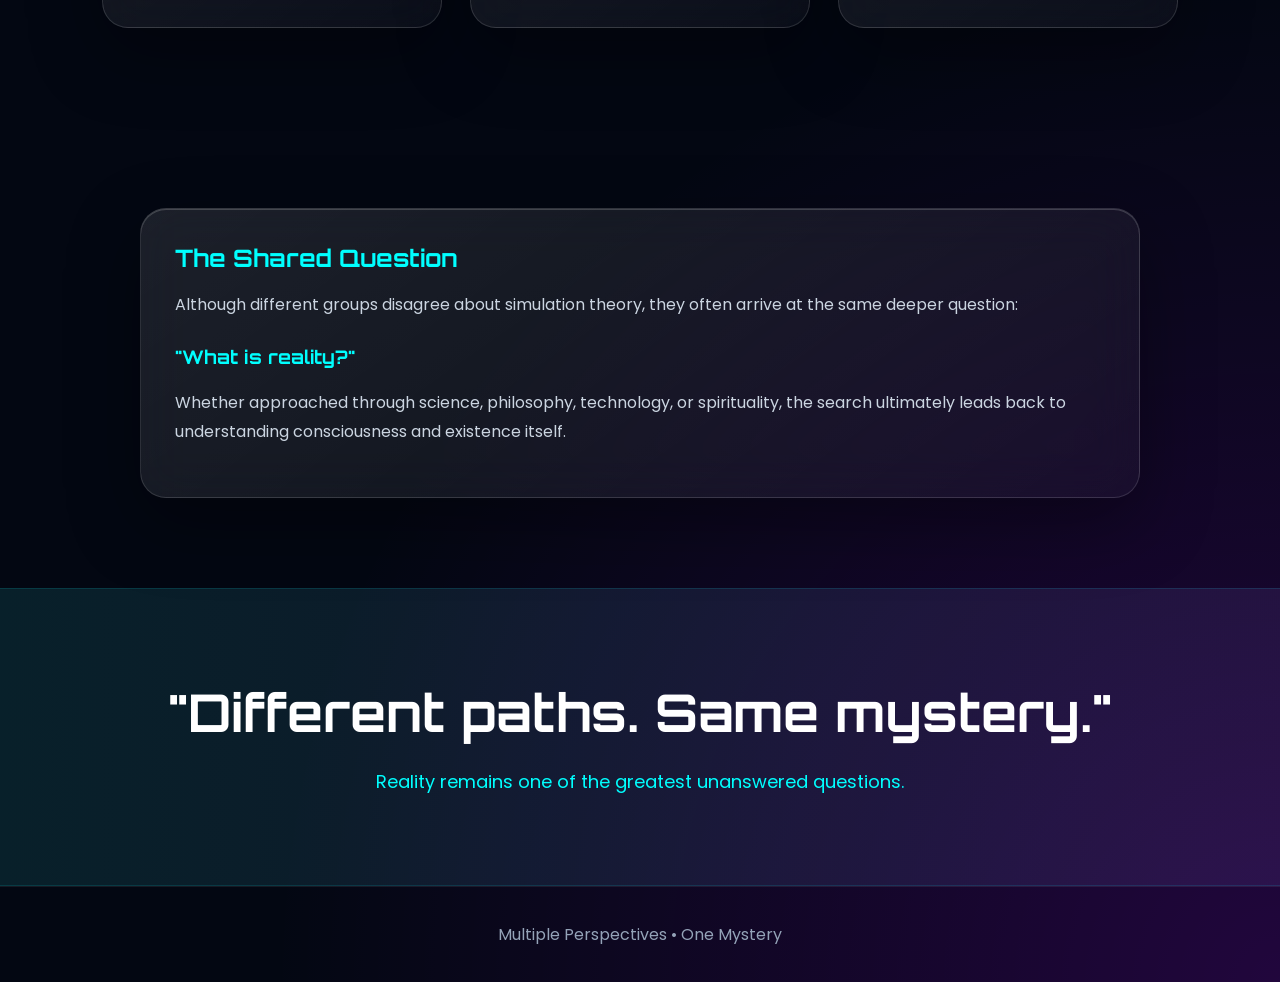
<file: perspectives.html>
<!DOCTYPE html>
<html lang="en">

<head>
<meta charset="UTF-8">
<meta name="viewport" content="width=device-width, initial-scale=1.0">

<title>Different Perspectives</title>

<link rel="stylesheet" href="style.css">

<link href="https://fonts.googleapis.com/css2?family=Orbitron:wght@400;600;800&family=Poppins:wght@300;400;500;600&display=swap" rel="stylesheet">

</head>

<body>

<div id="particles"></div>

<header class="navbar">

<div class="logo">
SIMULATION<span>X</span>
</div>

<nav>
<a href="index.html">Home</a>
<a href="simulation.html">Simulation</a>
<a href="elon.html">Elon Musk</a>
<a href="perspectives.html" class="active">Perspectives</a>
<a href="vanshika.html">Vanshika</a>
</nav>

</header>

<section class="page-hero">

<h1>DIFFERENT PERSPECTIVES</h1>

<p>
Simulation theory is not just a technological idea.
Scientists, philosophers, spiritual thinkers, and ordinary people all view it differently.
</p>

</section>

<section class="section">

<div class="section-title">
HOW DIFFERENT PEOPLE SEE REALITY
</div>

<div class="grid">

<div class="glass-card">

<h2>🧠 Philosophers</h2>

<p>
Philosophers have questioned reality for thousands of years.
If our senses can deceive us, how can we be absolutely certain that what we perceive is ultimate reality?
</p>

<p>
Simulation theory is a modern version of an ancient philosophical question:
What is real?
</p>

</div>

<div class="glass-card">

<h2>🔬 Scientists</h2>

<p>
Most scientists remain cautious.
A scientific theory must be testable and capable of being proven wrong.
</p>

<p>
Until simulation theory produces direct evidence, it remains speculative rather than scientific fact.
</p>

</div>

<div class="glass-card">

<h2>💻 Technologists</h2>

<p>
Technology experts see simulation theory through the lens of AI, virtual reality, gaming, and computing power.
</p>

<p>
If humans can already build realistic virtual worlds, future civilizations may create worlds vastly beyond our imagination.
</p>

</div>

<div class="glass-card">

<h2>🕉 Spiritual Thinkers</h2>

<p>
Many spiritual traditions suggest that reality has multiple layers.
</p>

<p>
Concepts such as Maya, illusion, consciousness, and cosmic awareness often sound surprisingly similar to modern simulation discussions.
</p>

</div>

<div class="glass-card">

<h2>🤔 Skeptics</h2>

<p>
Skeptics argue that simulation theory may never be proven.
</p>

<p>
If every observation occurs inside the simulation itself, how could we ever verify what exists outside it?
</p>

</div>

<div class="glass-card">

<h2>🌍 Common People</h2>

<p>
Many people experience strange coincidences, repeating patterns, dreams, intuition, and moments that make life feel scripted.
</p>

<p>
These experiences often inspire questions about whether reality is deeper than it appears.
</p>

</div>

</div>

</section>

<section class="section">

<div class="glass-card large-card">

<h2>The Shared Question</h2>

<p>
Although different groups disagree about simulation theory,
they often arrive at the same deeper question:
</p>

<h3 style="margin-top:25px;color:#00ffff;">
"What is reality?"
</h3>

<p style="margin-top:20px;">
Whether approached through science,
philosophy,
technology,
or spirituality,
the search ultimately leads back to understanding consciousness and existence itself.
</p>

</div>

</section>

<section class="quote-section">

<h2>
"Different paths. Same mystery."
</h2>

<p>
Reality remains one of the greatest unanswered questions.
</p>

</section>

<footer>

<p>
Multiple Perspectives • One Mystery
</p>

</footer>

<script src="script.js"></script>

</body>
  </html>
</file>
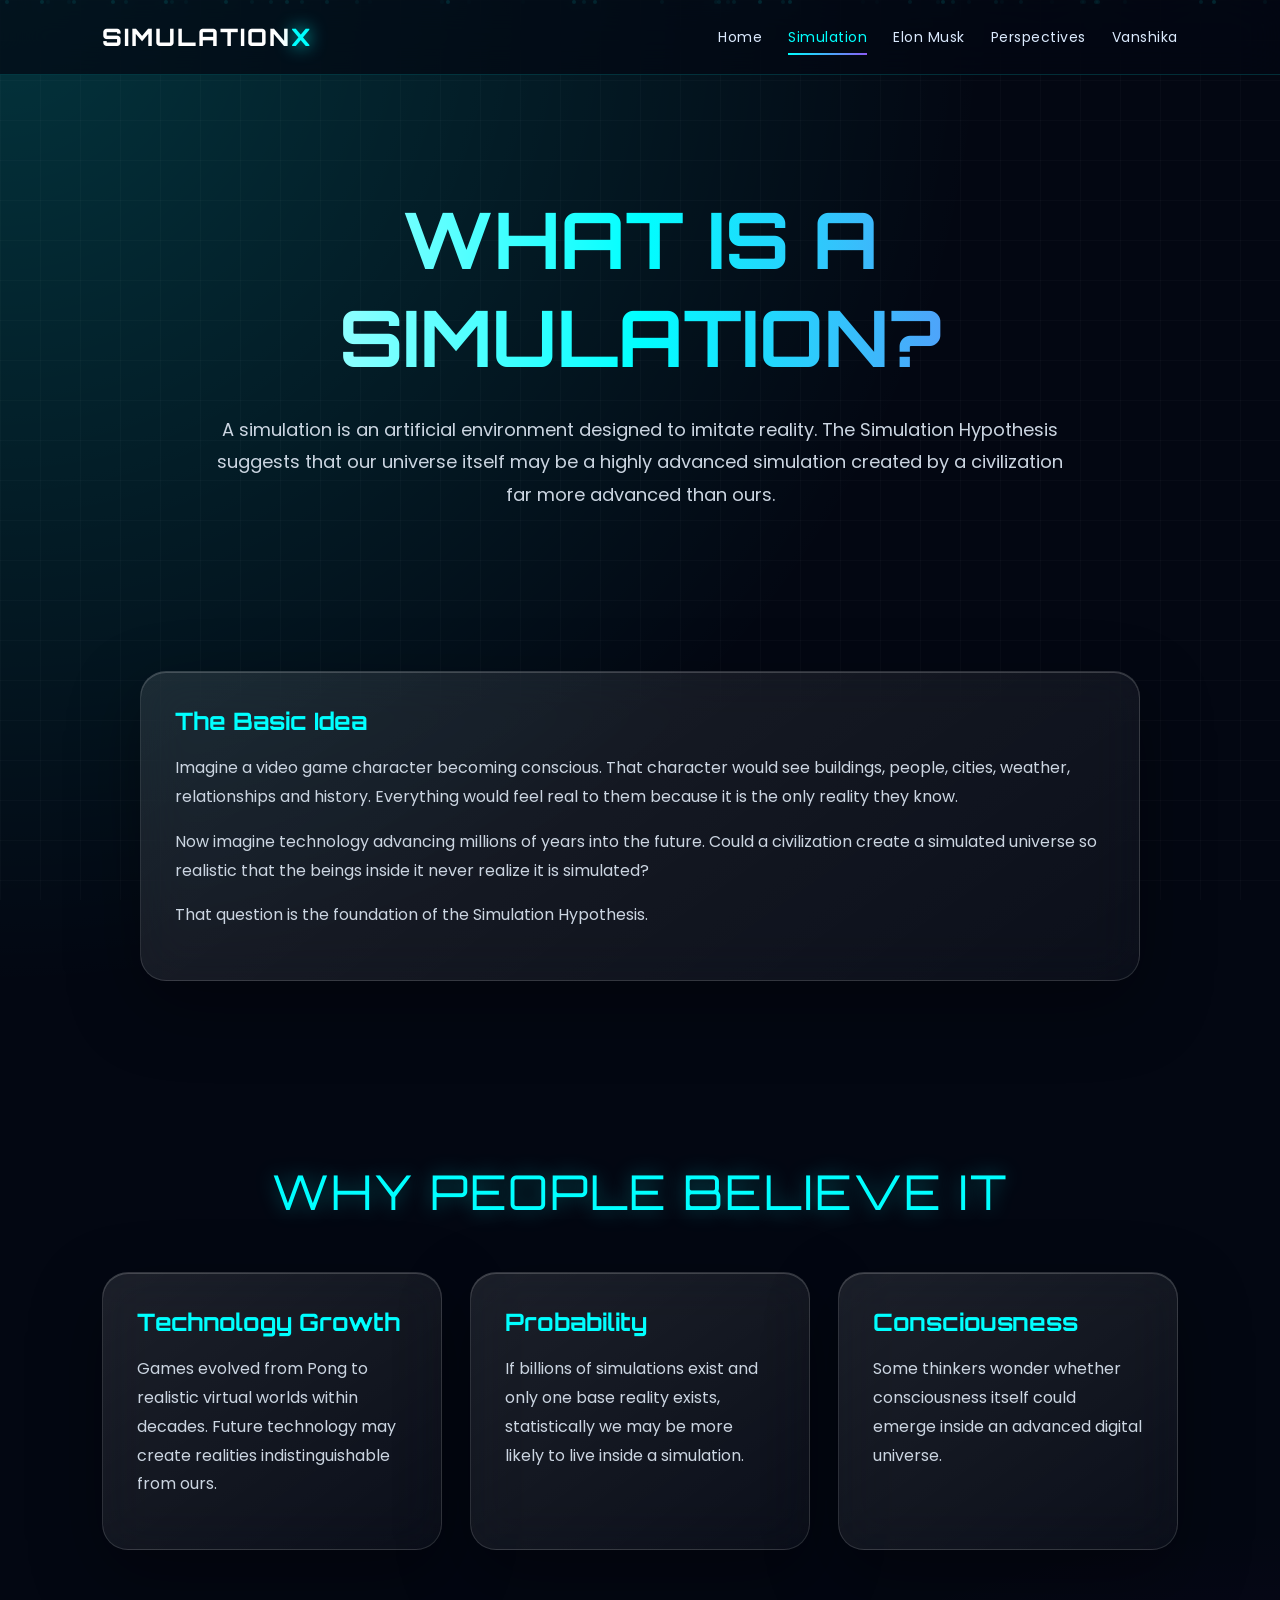
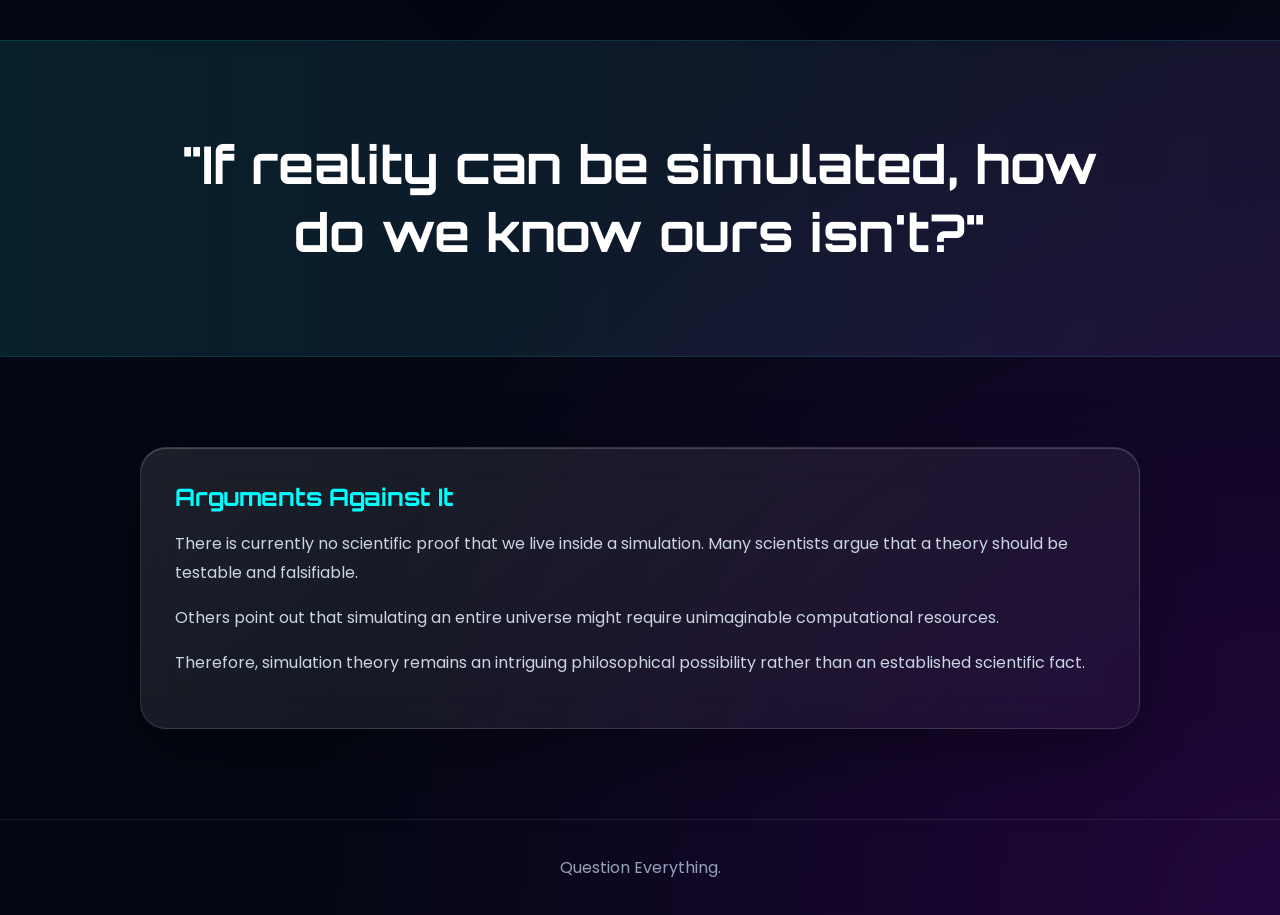
<file: simulation.html>
<!DOCTYPE html>
<html lang="en">

<head>
<meta charset="UTF-8">
<meta name="viewport" content="width=device-width, initial-scale=1.0">

<title>What Is Simulation?</title>

<link rel="stylesheet" href="style.css">

<link href="https://fonts.googleapis.com/css2?family=Orbitron:wght@400;600;800&family=Poppins:wght@300;400;500;600&display=swap" rel="stylesheet">

</head>

<body>

<div id="particles"></div>

<header class="navbar">

<div class="logo">
SIMULATION<span>X</span>
</div>

<nav>
<a href="index.html">Home</a>
<a href="simulation.html" class="active">Simulation</a>
<a href="elon.html">Elon Musk</a>
<a href="perspectives.html">Perspectives</a>
<a href="vanshika.html">Vanshika</a>
</nav>

</header>

<section class="page-hero">

<h1>WHAT IS A SIMULATION?</h1>

<p>
A simulation is an artificial environment designed to imitate reality.
The Simulation Hypothesis suggests that our universe itself may be a highly advanced simulation created by a civilization far more advanced than ours.
</p>

</section>

<section class="section">

<div class="glass-card large-card">

<h2>The Basic Idea</h2>

<p>
Imagine a video game character becoming conscious.
That character would see buildings, people, cities, weather, relationships and history.
Everything would feel real to them because it is the only reality they know.
</p>

<p>
Now imagine technology advancing millions of years into the future.
Could a civilization create a simulated universe so realistic that the beings inside it never realize it is simulated?
</p>

<p>
That question is the foundation of the Simulation Hypothesis.
</p>

</div>

</section>

<section class="section">

<div class="section-title">
WHY PEOPLE BELIEVE IT
</div>

<div class="grid">

<div class="glass-card">
<h2>Technology Growth</h2>

<p>
Games evolved from Pong to realistic virtual worlds within decades.
Future technology may create realities indistinguishable from ours.
</p>
</div>

<div class="glass-card">
<h2>Probability</h2>

<p>
If billions of simulations exist and only one base reality exists,
statistically we may be more likely to live inside a simulation.
</p>
</div>

<div class="glass-card">
<h2>Consciousness</h2>

<p>
Some thinkers wonder whether consciousness itself could emerge inside an advanced digital universe.
</p>
</div>

</div>

</section>

<section class="quote-section">

<h2>
"If reality can be simulated,
how do we know ours isn't?"
</h2>

</section>

<section class="section">

<div class="glass-card large-card">

<h2>Arguments Against It</h2>

<p>
There is currently no scientific proof that we live inside a simulation.
Many scientists argue that a theory should be testable and falsifiable.
</p>

<p>
Others point out that simulating an entire universe might require unimaginable computational resources.
</p>

<p>
Therefore, simulation theory remains an intriguing philosophical possibility rather than an established scientific fact.
</p>

</div>

</section>

<footer>

<p>
Question Everything.
</p>

</footer>

<script src="script.js"></script>

</body>
  </html>
</file>
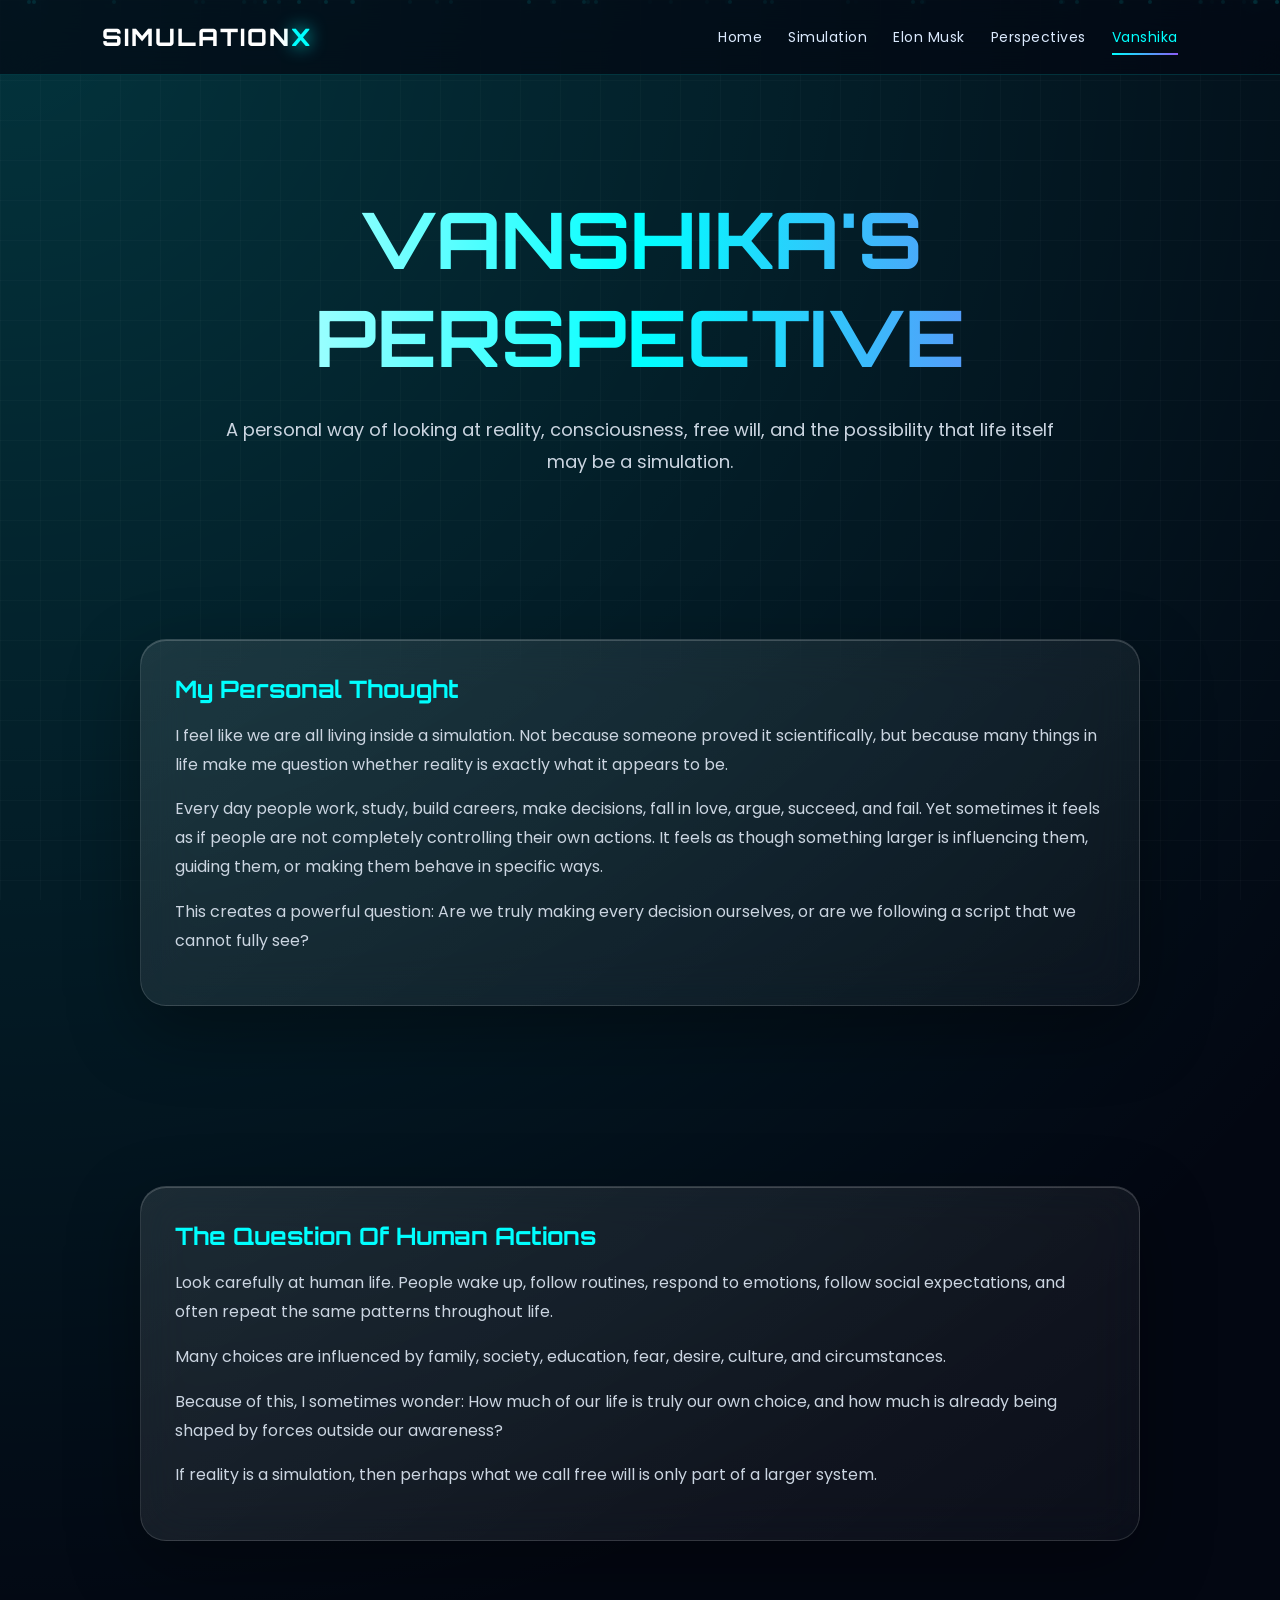
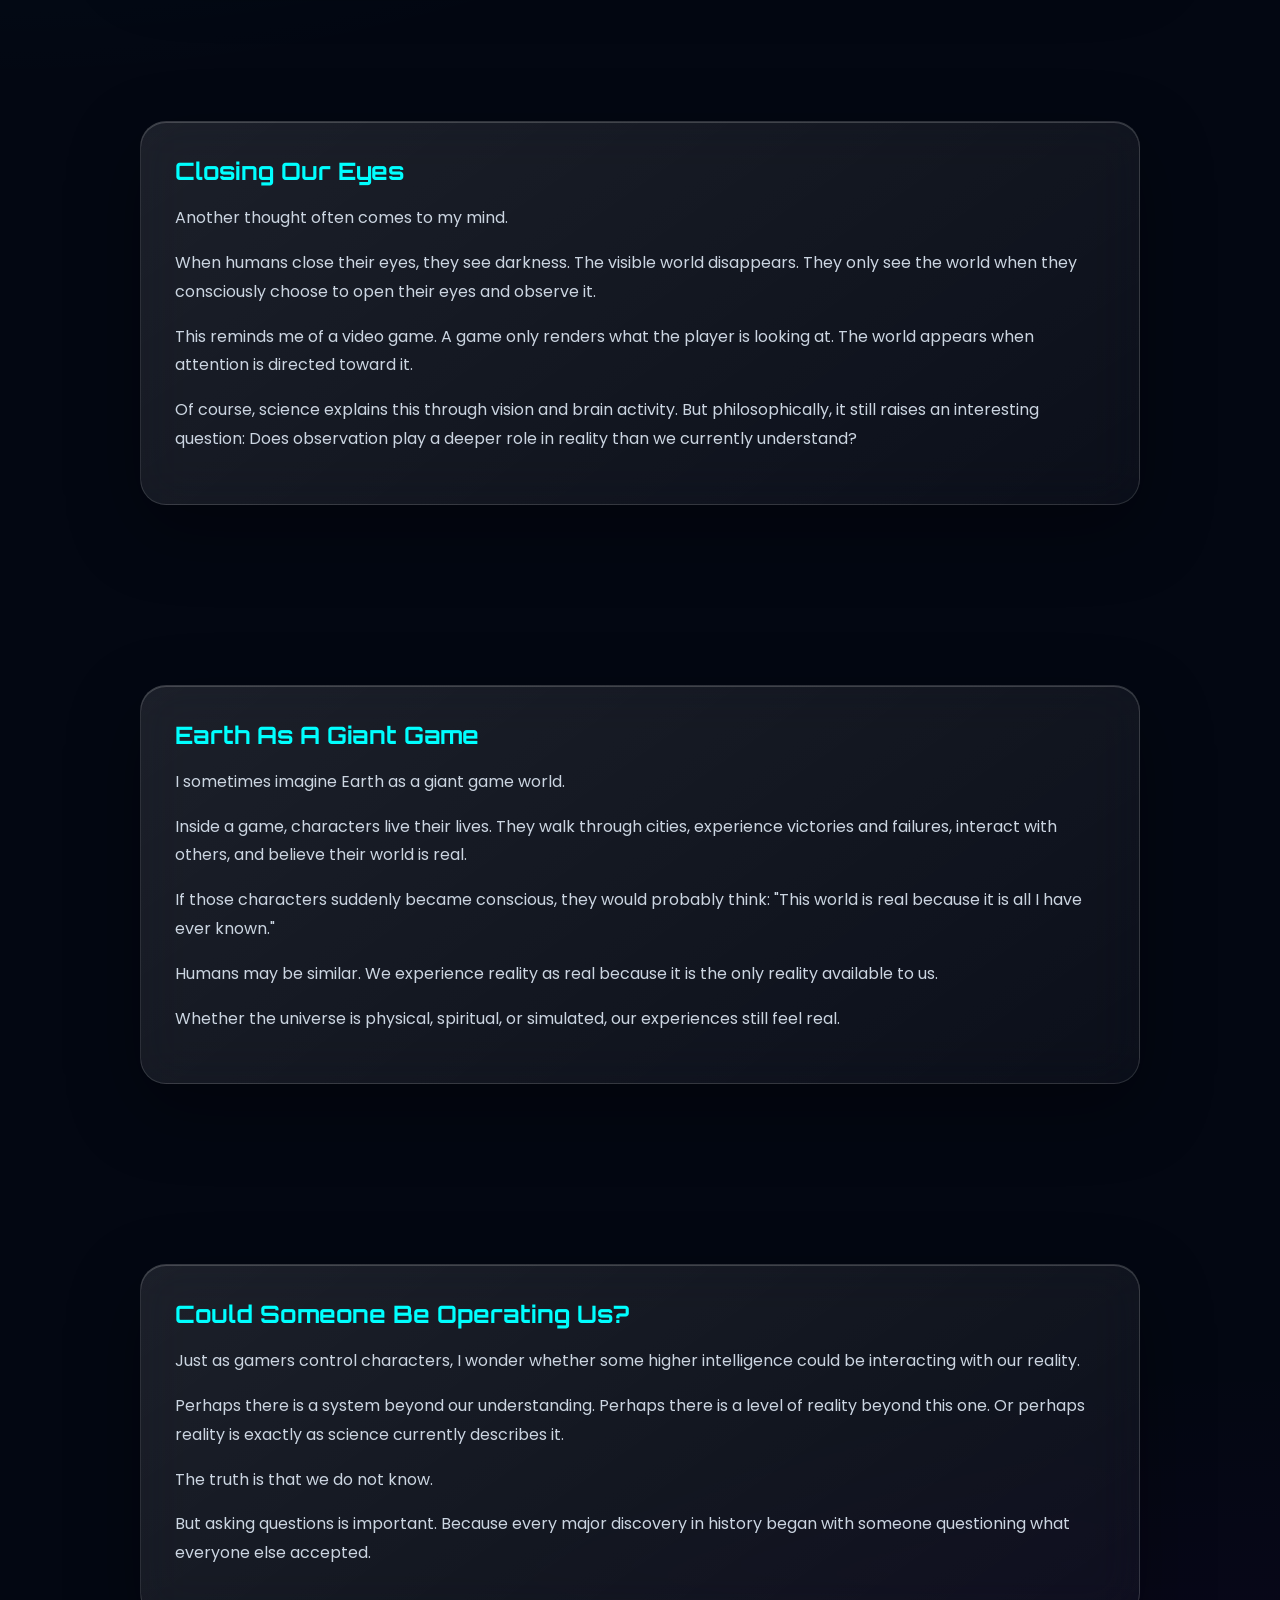
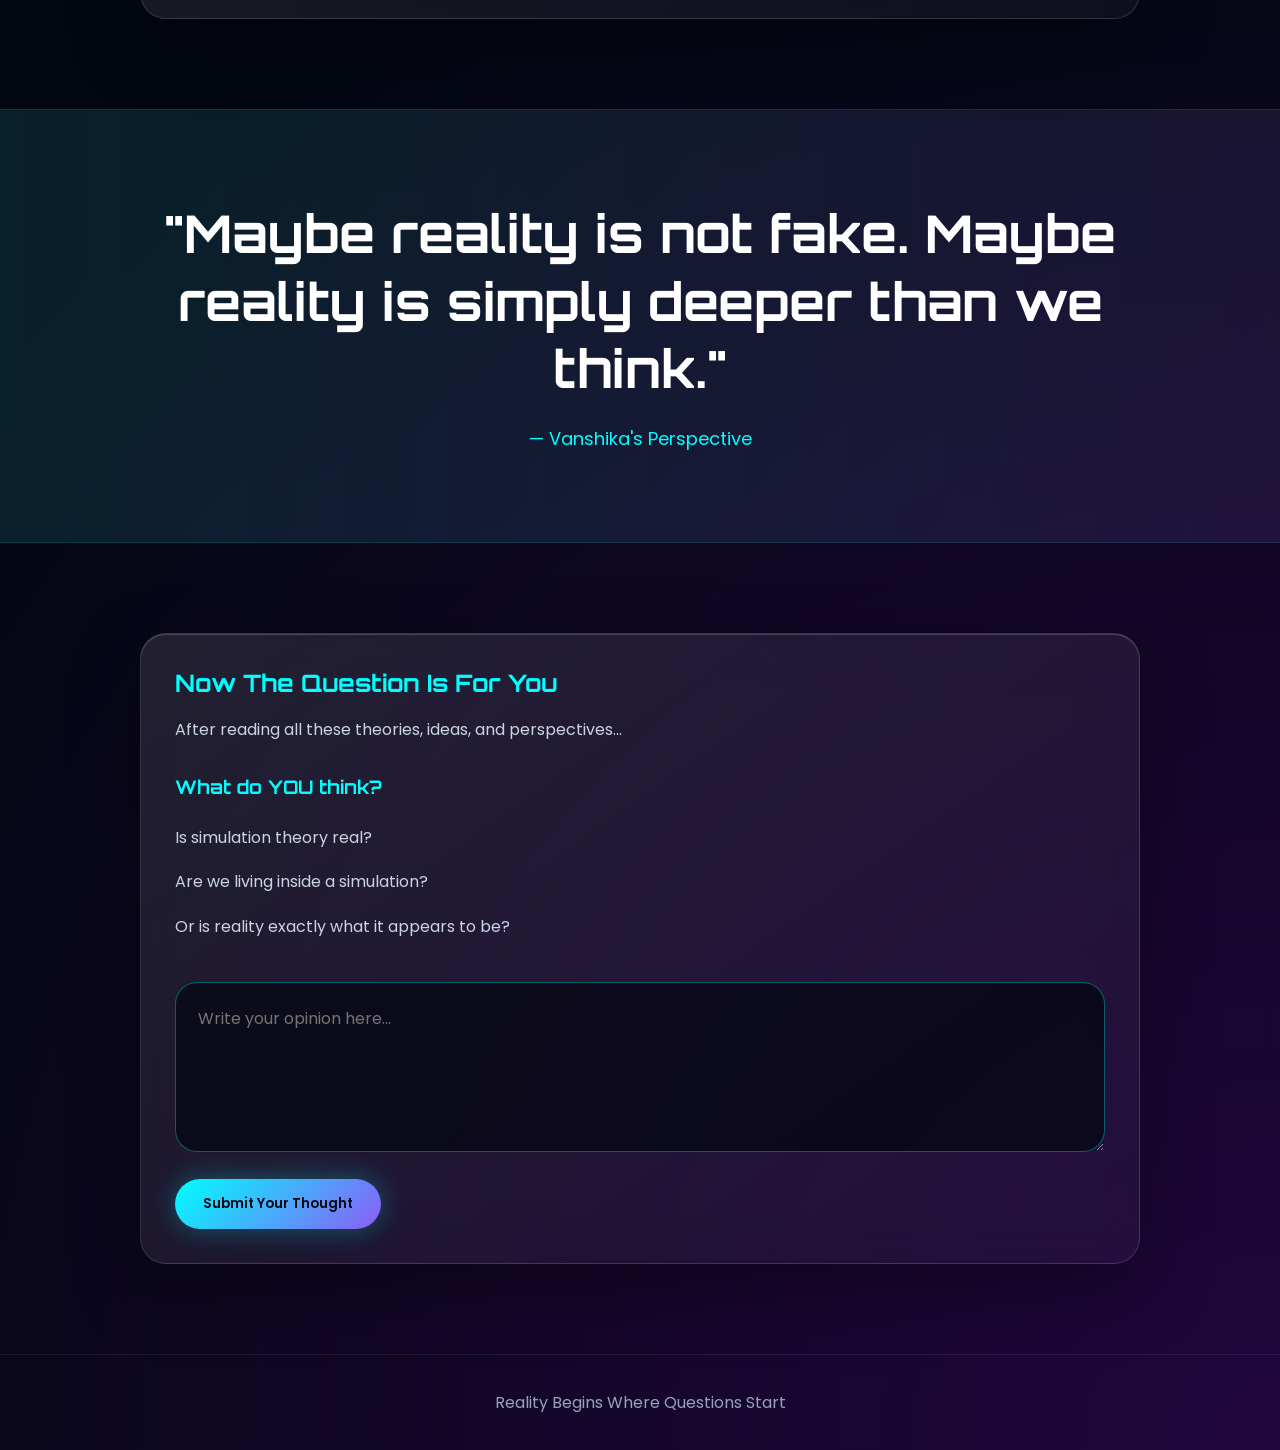
<file: vanshika.html>
<!DOCTYPE html>
<html lang="en">

<head>
<meta charset="UTF-8">
<meta name="viewport" content="width=device-width, initial-scale=1.0">

<title>Vanshika's Perspective</title>

<link rel="stylesheet" href="style.css">

<link href="https://fonts.googleapis.com/css2?family=Orbitron:wght@400;600;800&family=Poppins:wght@300;400;500;600&display=swap" rel="stylesheet">

</head>

<body>

<div id="particles"></div>

<header class="navbar">

<div class="logo">
SIMULATION<span>X</span>
</div>

<nav>
<a href="index.html">Home</a>
<a href="simulation.html">Simulation</a>
<a href="elon.html">Elon Musk</a>
<a href="perspectives.html">Perspectives</a>
<a href="vanshika.html" class="active">Vanshika</a>
</nav>

</header>

<section class="page-hero">

<h1>VANSHIKA'S PERSPECTIVE</h1>

<p>
A personal way of looking at reality, consciousness, free will, and the possibility that life itself may be a simulation.
</p>

</section>

<section class="section">

<div class="glass-card large-card">

<h2>My Personal Thought</h2>

<p>
I feel like we are all living inside a simulation.
Not because someone proved it scientifically,
but because many things in life make me question whether reality is exactly what it appears to be.
</p>

<p>
Every day people work,
study,
build careers,
make decisions,
fall in love,
argue,
succeed,
and fail.
Yet sometimes it feels as if people are not completely controlling their own actions.
It feels as though something larger is influencing them,
guiding them,
or making them behave in specific ways.
</p>

<p>
This creates a powerful question:
Are we truly making every decision ourselves,
or are we following a script that we cannot fully see?
</p>

</div>

</section>

<section class="section">

<div class="glass-card large-card">

<h2>The Question Of Human Actions</h2>

<p>
Look carefully at human life.
People wake up,
follow routines,
respond to emotions,
follow social expectations,
and often repeat the same patterns throughout life.
</p>

<p>
Many choices are influenced by family,
society,
education,
fear,
desire,
culture,
and circumstances.
</p>

<p>
Because of this,
I sometimes wonder:
How much of our life is truly our own choice,
and how much is already being shaped by forces outside our awareness?
</p>

<p>
If reality is a simulation,
then perhaps what we call free will is only part of a larger system.
</p>

</div>

</section>

<section class="section">

<div class="glass-card large-card">

<h2>Closing Our Eyes</h2>

<p>
Another thought often comes to my mind.
</p>

<p>
When humans close their eyes,
they see darkness.
The visible world disappears.
They only see the world when they consciously choose to open their eyes and observe it.
</p>

<p>
This reminds me of a video game.
A game only renders what the player is looking at.
The world appears when attention is directed toward it.
</p>

<p>
Of course,
science explains this through vision and brain activity.
But philosophically,
it still raises an interesting question:
Does observation play a deeper role in reality than we currently understand?
</p>

</div>

</section>

<section class="section">

<div class="glass-card large-card">

<h2>Earth As A Giant Game</h2>

<p>
I sometimes imagine Earth as a giant game world.
</p>

<p>
Inside a game,
characters live their lives.
They walk through cities,
experience victories and failures,
interact with others,
and believe their world is real.
</p>

<p>
If those characters suddenly became conscious,
they would probably think:
"This world is real because it is all I have ever known."
</p>

<p>
Humans may be similar.
We experience reality as real because it is the only reality available to us.
</p>

<p>
Whether the universe is physical,
spiritual,
or simulated,
our experiences still feel real.
</p>

</div>

</section>

<section class="section">

<div class="glass-card large-card">

<h2>Could Someone Be Operating Us?</h2>

<p>
Just as gamers control characters,
I wonder whether some higher intelligence could be interacting with our reality.
</p>

<p>
Perhaps there is a system beyond our understanding.
Perhaps there is a level of reality beyond this one.
Or perhaps reality is exactly as science currently describes it.
</p>

<p>
The truth is that we do not know.
</p>

<p>
But asking questions is important.
Because every major discovery in history began with someone questioning what everyone else accepted.
</p>

</div>

</section>

<section class="quote-section">

<h2>
"Maybe reality is not fake.
Maybe reality is simply deeper than we think."
</h2>

<p>
— Vanshika's Perspective
</p>

</section>

<section class="section">

<div class="glass-card large-card">

<h2>Now The Question Is For You</h2>

<p>
After reading all these theories,
ideas,
and perspectives...
</p>

<h3 style="color:#00ffff;margin-top:30px;">
What do YOU think?
</h3>

<br>

<p>
Is simulation theory real?
</p>

<p>
Are we living inside a simulation?
</p>

<p>
Or is reality exactly what it appears to be?
</p>

<div style="margin-top:40px;">

<textarea
placeholder="Write your opinion here..."
class="thought-box">
</textarea>

<button class="btn" style="margin-top:20px;">
Submit Your Thought
</button>

</div>

</div>

</section>

<footer>

<p>
Reality Begins Where Questions Start
</p>

</footer>

<script src="script.js"></script>

</body>
  </html>
</file>
<file: style.css>
* {
  margin: 0;
  padding: 0;
  box-sizing: border-box;
}

html {
  scroll-behavior: smooth;
}

body {
  min-height: 100vh;
  background:
    radial-gradient(circle at top left, rgba(0, 255, 255, 0.18), transparent 35%),
    radial-gradient(circle at bottom right, rgba(170, 0, 255, 0.18), transparent 35%),
    #030712;
  color: #ffffff;
  font-family: "Poppins", sans-serif;
  overflow-x: hidden;
}

body::before {
  content: "";
  position: fixed;
  inset: 0;
  background:
    linear-gradient(rgba(255,255,255,0.025) 1px, transparent 1px),
    linear-gradient(90deg, rgba(255,255,255,0.025) 1px, transparent 1px);
  background-size: 40px 40px;
  pointer-events: none;
  z-index: -2;
}

#particles {
  position: fixed;
  inset: 0;
  z-index: -1;
  overflow: hidden;
  pointer-events: none;
}

.particle {
  position: absolute;
  width: 4px;
  height: 4px;
  background: #00ffff;
  border-radius: 50%;
  box-shadow: 0 0 18px #00ffff;
  animation: floatParticle linear infinite;
}

@keyframes floatParticle {
  from {
    transform: translateY(110vh) scale(0.4);
    opacity: 0;
  }
  20% {
    opacity: 1;
  }
  to {
    transform: translateY(-20vh) scale(1.2);
    opacity: 0;
  }
}

.navbar {
  width: 100%;
  padding: 22px 8%;
  display: flex;
  align-items: center;
  justify-content: space-between;
  position: sticky;
  top: 0;
  z-index: 100;
  background: rgba(3, 7, 18, 0.72);
  backdrop-filter: blur(22px);
  border-bottom: 1px solid rgba(0, 255, 255, 0.16);
}

.logo {
  font-family: "Orbitron", sans-serif;
  font-size: 24px;
  font-weight: 800;
  letter-spacing: 2px;
}

.logo span {
  color: #00ffff;
  text-shadow: 0 0 18px #00ffff;
}

nav {
  display: flex;
  gap: 26px;
}

nav a {
  color: #dbeafe;
  text-decoration: none;
  font-size: 14px;
  letter-spacing: 0.5px;
  position: relative;
  transition: 0.3s ease;
}

nav a::after {
  content: "";
  position: absolute;
  left: 0;
  bottom: -7px;
  width: 0%;
  height: 2px;
  background: linear-gradient(90deg, #00ffff, #8b5cf6);
  transition: 0.3s ease;
}

nav a:hover,
nav a.active {
  color: #00ffff;
}

nav a:hover::after,
nav a.active::after {
  width: 100%;
}

.hero {
  min-height: 90vh;
  padding: 80px 8%;
  display: flex;
  align-items: center;
  justify-content: center;
  text-align: center;
  position: relative;
}

.hero-content {
  max-width: 1050px;
  position: relative;
}

.glow-circle {
  width: 360px;
  height: 360px;
  border-radius: 50%;
  background: radial-gradient(circle, rgba(0,255,255,0.32), transparent 70%);
  filter: blur(30px);
  position: absolute;
  top: -140px;
  left: 50%;
  transform: translateX(-50%);
  z-index: -1;
  animation: pulseGlow 4s ease-in-out infinite;
}

@keyframes pulseGlow {
  0%, 100% {
    opacity: 0.55;
    transform: translateX(-50%) scale(1);
  }
  50% {
    opacity: 1;
    transform: translateX(-50%) scale(1.15);
  }
}

.hero h1 {
  font-family: "Orbitron", sans-serif;
  font-size: clamp(42px, 8vw, 94px);
  line-height: 1.05;
  letter-spacing: 2px;
  margin-bottom: 28px;
}

.hero h1 span,
.page-hero h1 span {
  display: block;
  background: linear-gradient(90deg, #00ffff, #8b5cf6, #ffffff);
  -webkit-background-clip: text;
  color: transparent;
  text-shadow: 0 0 40px rgba(0,255,255,0.25);
}

.hero p,
.page-hero p {
  max-width: 850px;
  margin: 0 auto;
  color: #cbd5e1;
  font-size: 18px;
  line-height: 1.8;
}

.hero-buttons {
  margin-top: 42px;
  display: flex;
  gap: 20px;
  justify-content: center;
  flex-wrap: wrap;
}

.btn,
.btn-outline {
  display: inline-block;
  padding: 15px 28px;
  border-radius: 50px;
  font-weight: 600;
  text-decoration: none;
  transition: 0.3s ease;
  cursor: pointer;
  font-family: "Poppins", sans-serif;
}

.btn {
  background: linear-gradient(135deg, #00ffff, #8b5cf6);
  color: #030712;
  box-shadow: 0 0 28px rgba(0,255,255,0.3);
  border: none;
}

.btn:hover {
  transform: translateY(-4px);
  box-shadow: 0 0 45px rgba(0,255,255,0.55);
}

.btn-outline {
  color: #00ffff;
  border: 1px solid rgba(0,255,255,0.55);
  background: rgba(255,255,255,0.04);
}

.btn-outline:hover {
  transform: translateY(-4px);
  background: rgba(0,255,255,0.1);
  box-shadow: 0 0 25px rgba(0,255,255,0.24);
}

.section {
  padding: 90px 8%;
}

.section-title {
  text-align: center;
  font-family: "Orbitron", sans-serif;
  color: #00ffff;
  font-size: clamp(28px, 4vw, 48px);
  margin-bottom: 50px;
  letter-spacing: 2px;
  text-shadow: 0 0 20px rgba(0,255,255,0.35);
}

.grid {
  display: grid;
  grid-template-columns: repeat(3, 1fr);
  gap: 28px;
}

.glass-card {
  padding: 34px;
  border-radius: 26px;
  background: linear-gradient(145deg, rgba(255,255,255,0.10), rgba(255,255,255,0.035));
  border: 1px solid rgba(255,255,255,0.13);
  backdrop-filter: blur(24px);
  box-shadow:
    0 25px 70px rgba(0,0,0,0.35),
    inset 0 1px 0 rgba(255,255,255,0.18);
  transition: 0.4s ease;
  position: relative;
  overflow: hidden;
}

.glass-card::before {
  content: "";
  position: absolute;
  inset: 0;
  background: linear-gradient(120deg, transparent, rgba(0,255,255,0.12), transparent);
  transform: translateX(-120%);
  transition: 0.7s ease;
}

.glass-card:hover::before {
  transform: translateX(120%);
}

.glass-card:hover {
  transform: translateY(-10px);
  border-color: rgba(0,255,255,0.55);
  box-shadow:
    0 30px 85px rgba(0,0,0,0.45),
    0 0 30px rgba(0,255,255,0.14);
}

.glass-card h2 {
  font-family: "Orbitron", sans-serif;
  color: #00ffff;
  font-size: 24px;
  margin-bottom: 18px;
}

.glass-card h3 {
  font-family: "Orbitron", sans-serif;
}

.glass-card p,
.glass-card li {
  color: #cbd5e1;
  font-size: 16px;
  line-height: 1.8;
  margin-bottom: 16px;
}

.large-card {
  max-width: 1000px;
  margin: 0 auto;
}

.quote-section {
  padding: 90px 8%;
  text-align: center;
  background:
    linear-gradient(90deg, rgba(0,255,255,0.08), rgba(139,92,246,0.08)),
    rgba(255,255,255,0.025);
  border-top: 1px solid rgba(0,255,255,0.12);
  border-bottom: 1px solid rgba(0,255,255,0.12);
}

.quote-section h2 {
  font-family: "Orbitron", sans-serif;
  font-size: clamp(26px, 5vw, 52px);
  color: #ffffff;
  max-width: 1000px;
  margin: auto;
  line-height: 1.3;
}

.quote-section p {
  margin-top: 22px;
  color: #00ffff;
  font-size: 18px;
}

.page-hero {
  padding: 115px 8% 70px;
  text-align: center;
}

.page-hero h1 {
  font-family: "Orbitron", sans-serif;
  font-size: clamp(38px, 7vw, 78px);
  margin-bottom: 28px;
  background: linear-gradient(90deg, #ffffff, #00ffff, #8b5cf6);
  -webkit-background-clip: text;
  color: transparent;
}

.timeline {
  max-width: 1000px;
  margin: auto;
  position: relative;
}

.timeline::before {
  content: "";
  position: absolute;
  left: 36px;
  top: 0;
  bottom: 0;
  width: 2px;
  background: linear-gradient(#00ffff, #8b5cf6);
}

.timeline-item {
  position: relative;
  margin-bottom: 32px;
  padding: 32px 32px 32px 95px;
  border-radius: 24px;
  background: rgba(255,255,255,0.07);
  border: 1px solid rgba(255,255,255,0.12);
  backdrop-filter: blur(20px);
}

.timeline-number {
  position: absolute;
  left: 0;
  top: 28px;
  width: 72px;
  height: 72px;
  border-radius: 50%;
  display: grid;
  place-items: center;
  background: linear-gradient(135deg, #00ffff, #8b5cf6);
  color: #030712;
  font-family: "Orbitron", sans-serif;
  font-weight: 800;
  box-shadow: 0 0 30px rgba(0,255,255,0.5);
}

.timeline-item h2 {
  font-family: "Orbitron", sans-serif;
  color: #00ffff;
  margin-bottom: 14px;
}

.timeline-item p {
  color: #cbd5e1;
  line-height: 1.8;
}

.custom-list {
  padding-left: 22px;
  margin: 18px 0;
}

.custom-list li {
  margin-bottom: 12px;
}

.thought-box {
  width: 100%;
  min-height: 170px;
  resize: vertical;
  padding: 22px;
  border-radius: 22px;
  outline: none;
  color: #ffffff;
  background: rgba(3, 7, 18, 0.7);
  border: 1px solid rgba(0,255,255,0.35);
  font-size: 16px;
  font-family: "Poppins", sans-serif;
  line-height: 1.7;
}

.thought-box:focus {
  border-color: #00ffff;
  box-shadow: 0 0 28px rgba(0,255,255,0.22);
}

footer {
  padding: 35px 8%;
  text-align: center;
  color: #94a3b8;
  border-top: 1px solid rgba(255,255,255,0.08);
}

.reveal {
  opacity: 0;
  transform: translateY(32px);
  transition: 0.8s ease;
}

.reveal.active {
  opacity: 1;
  transform: translateY(0);
}

@media (max-width: 950px) {
  .navbar {
    flex-direction: column;
    gap: 18px;
  }

  nav {
    flex-wrap: wrap;
    justify-content: center;
    gap: 16px;
  }

  .grid {
    grid-template-columns: 1fr;
  }

  .section {
    padding: 65px 6%;
  }

  .timeline::before {
    left: 26px;
  }

  .timeline-item {
    padding: 30px 24px 30px 82px;
  }

  .timeline-number {
    width: 54px;
    height: 54px;
    font-size: 14px;
  }
}

@media (max-width: 520px) {
  .hero {
    min-height: 82vh;
    padding: 60px 6%;
  }

  .hero h1 {
    font-size: 40px;
  }

  .hero p,
  .page-hero p {
    font-size: 16px;
  }

  .glass-card {
    padding: 24px;
  }

  .page-hero {
    padding-top: 85px;
  }
  }
</file>
